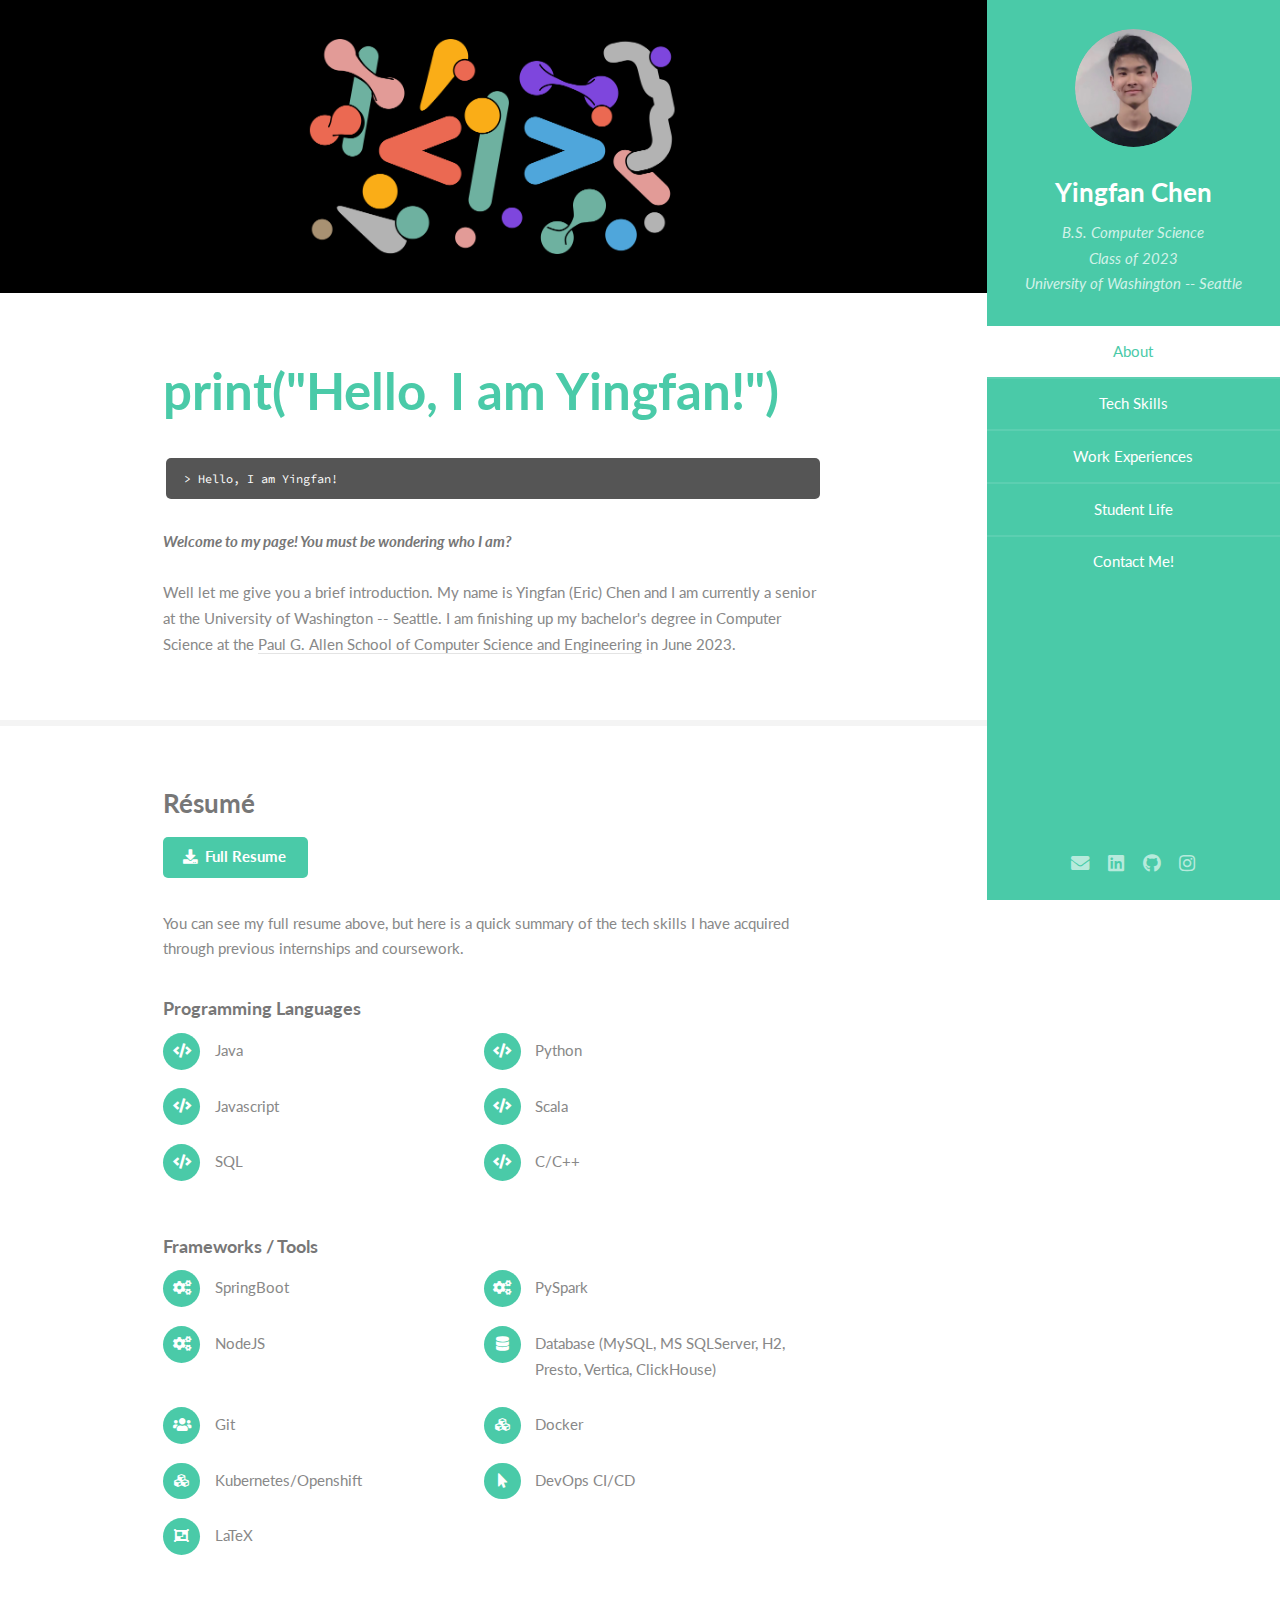
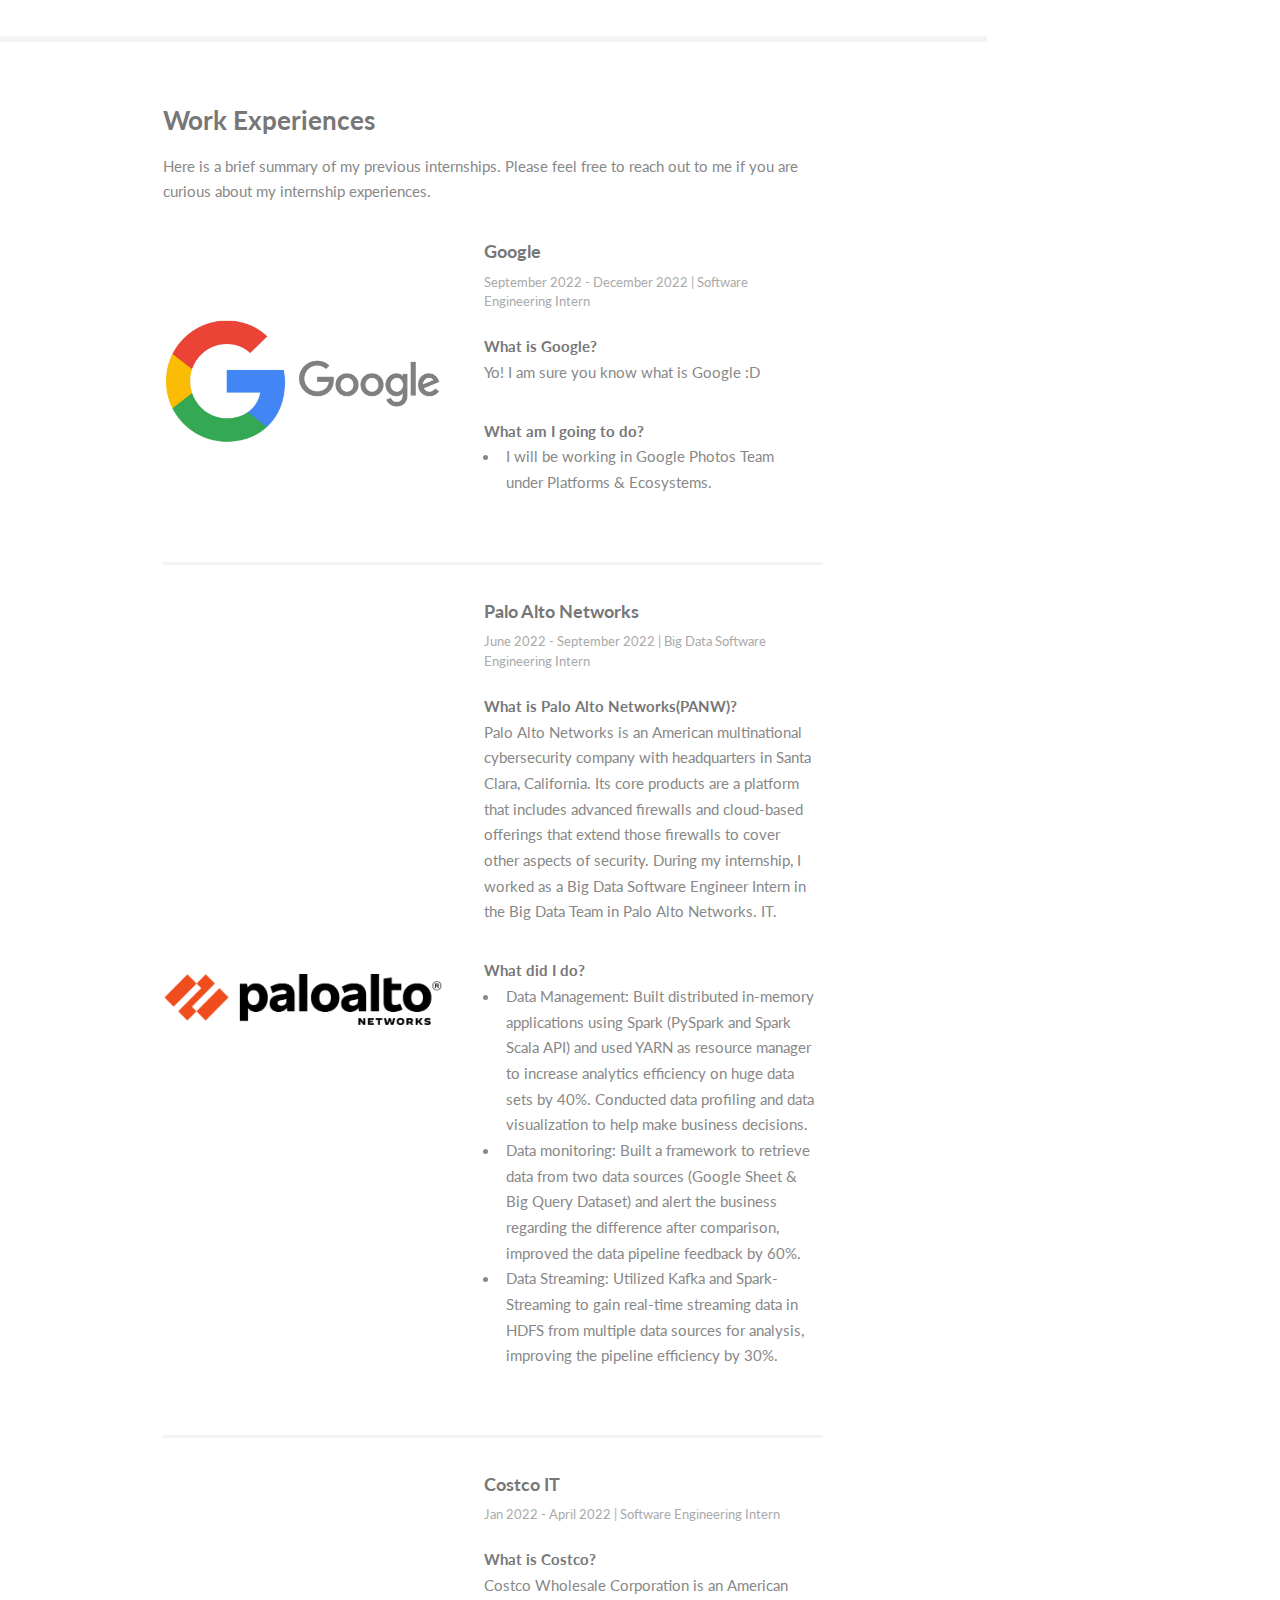
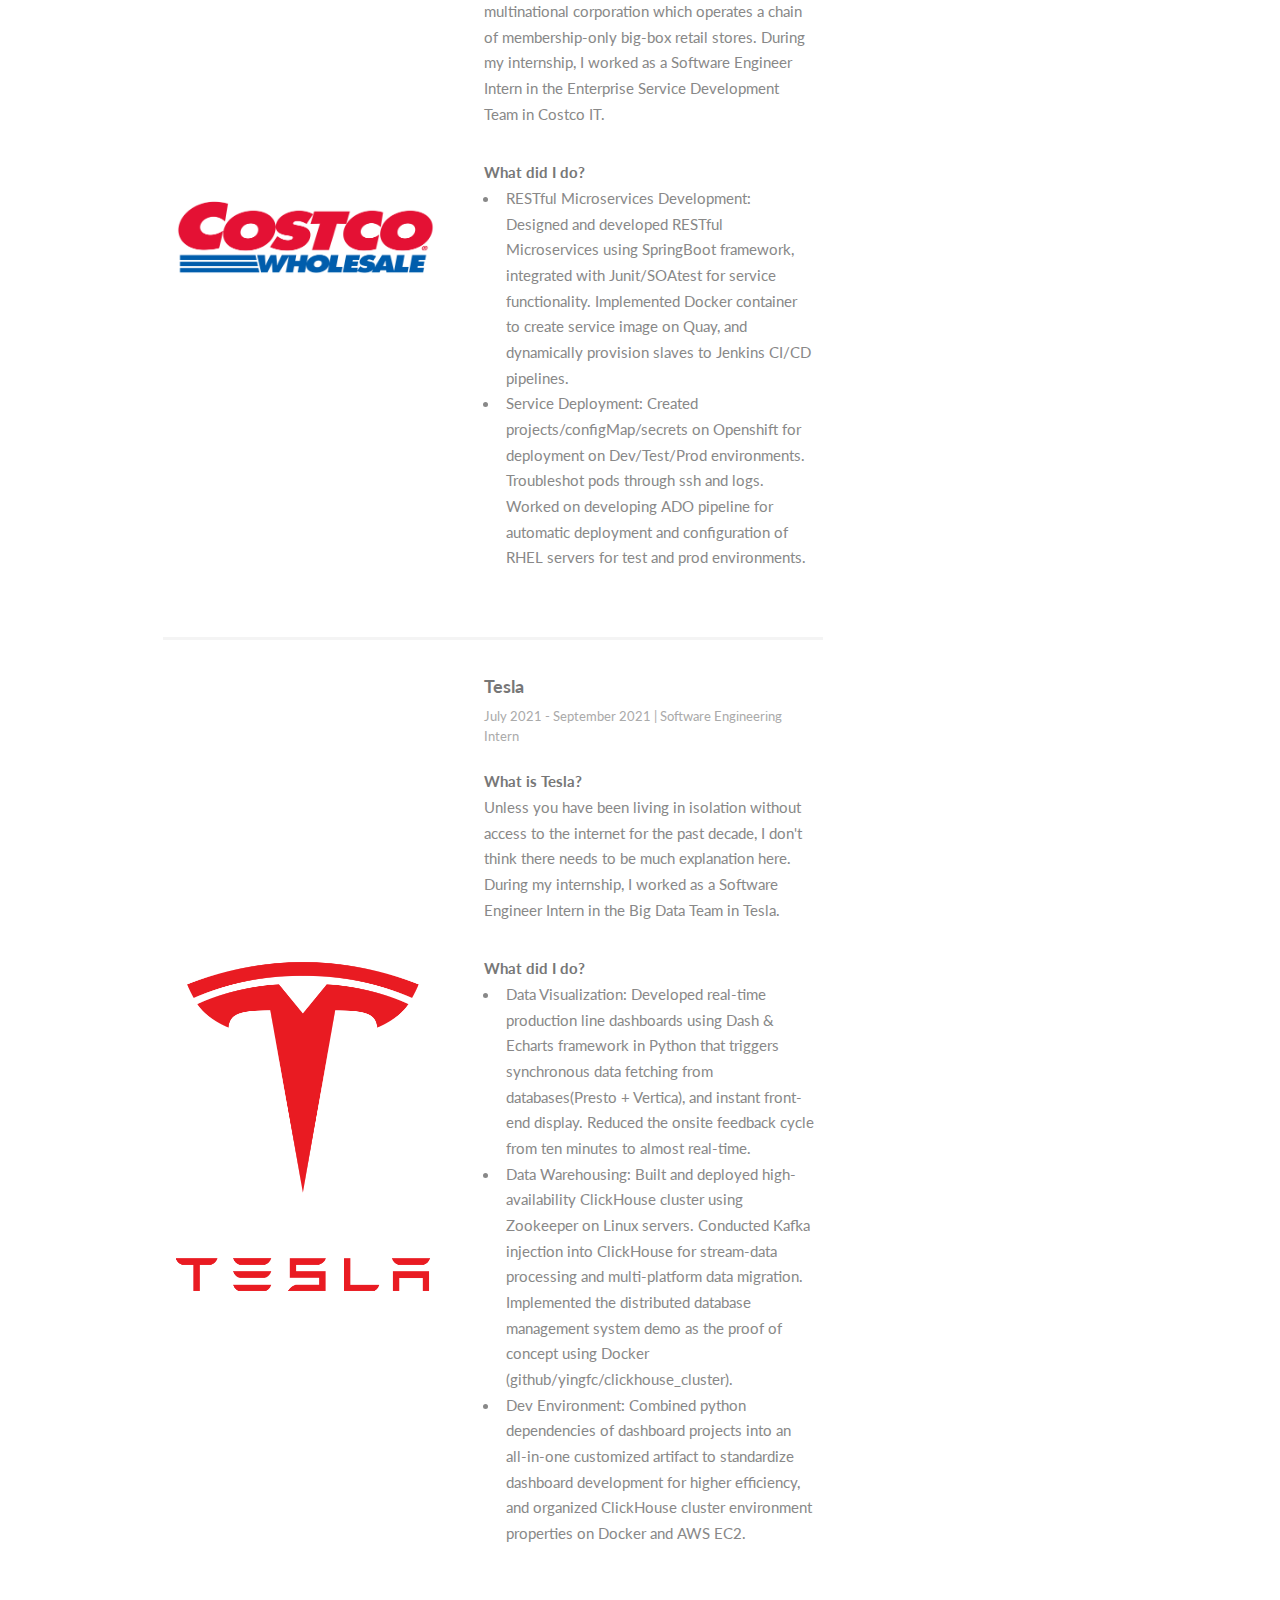
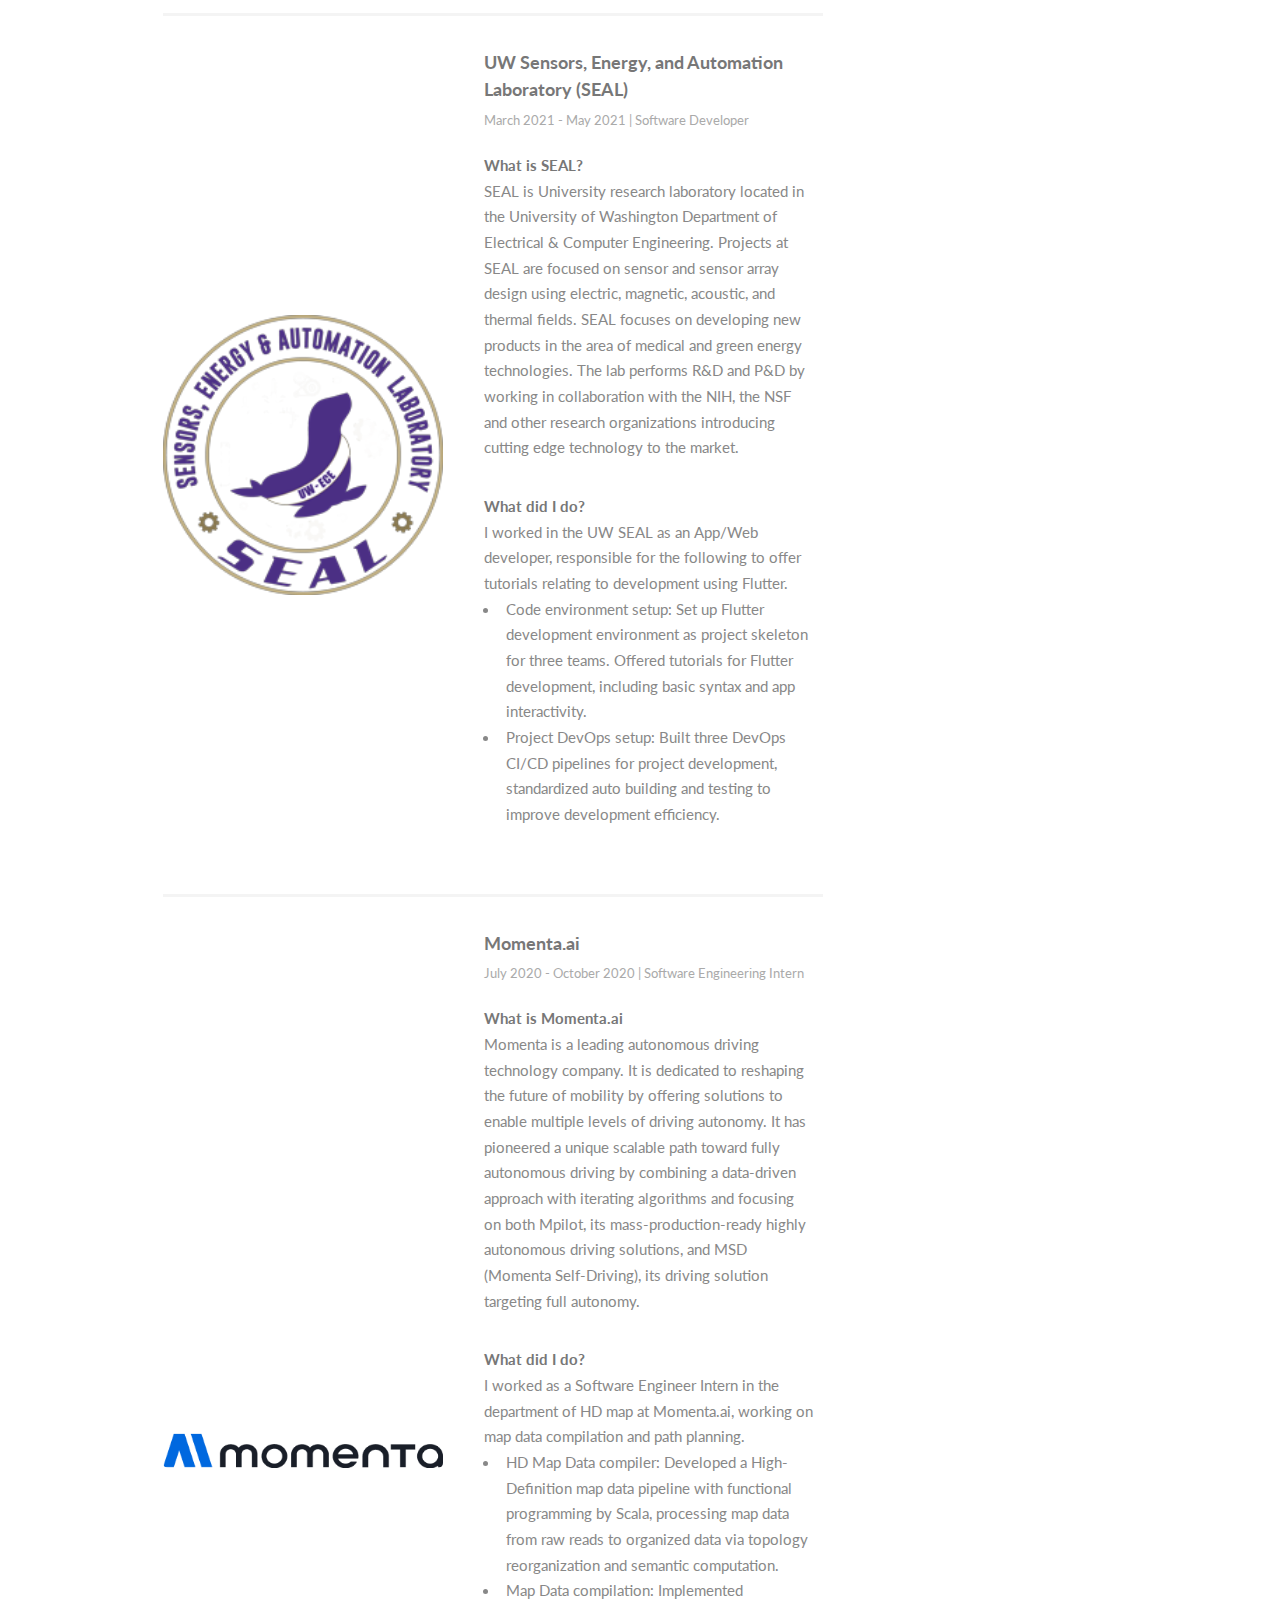
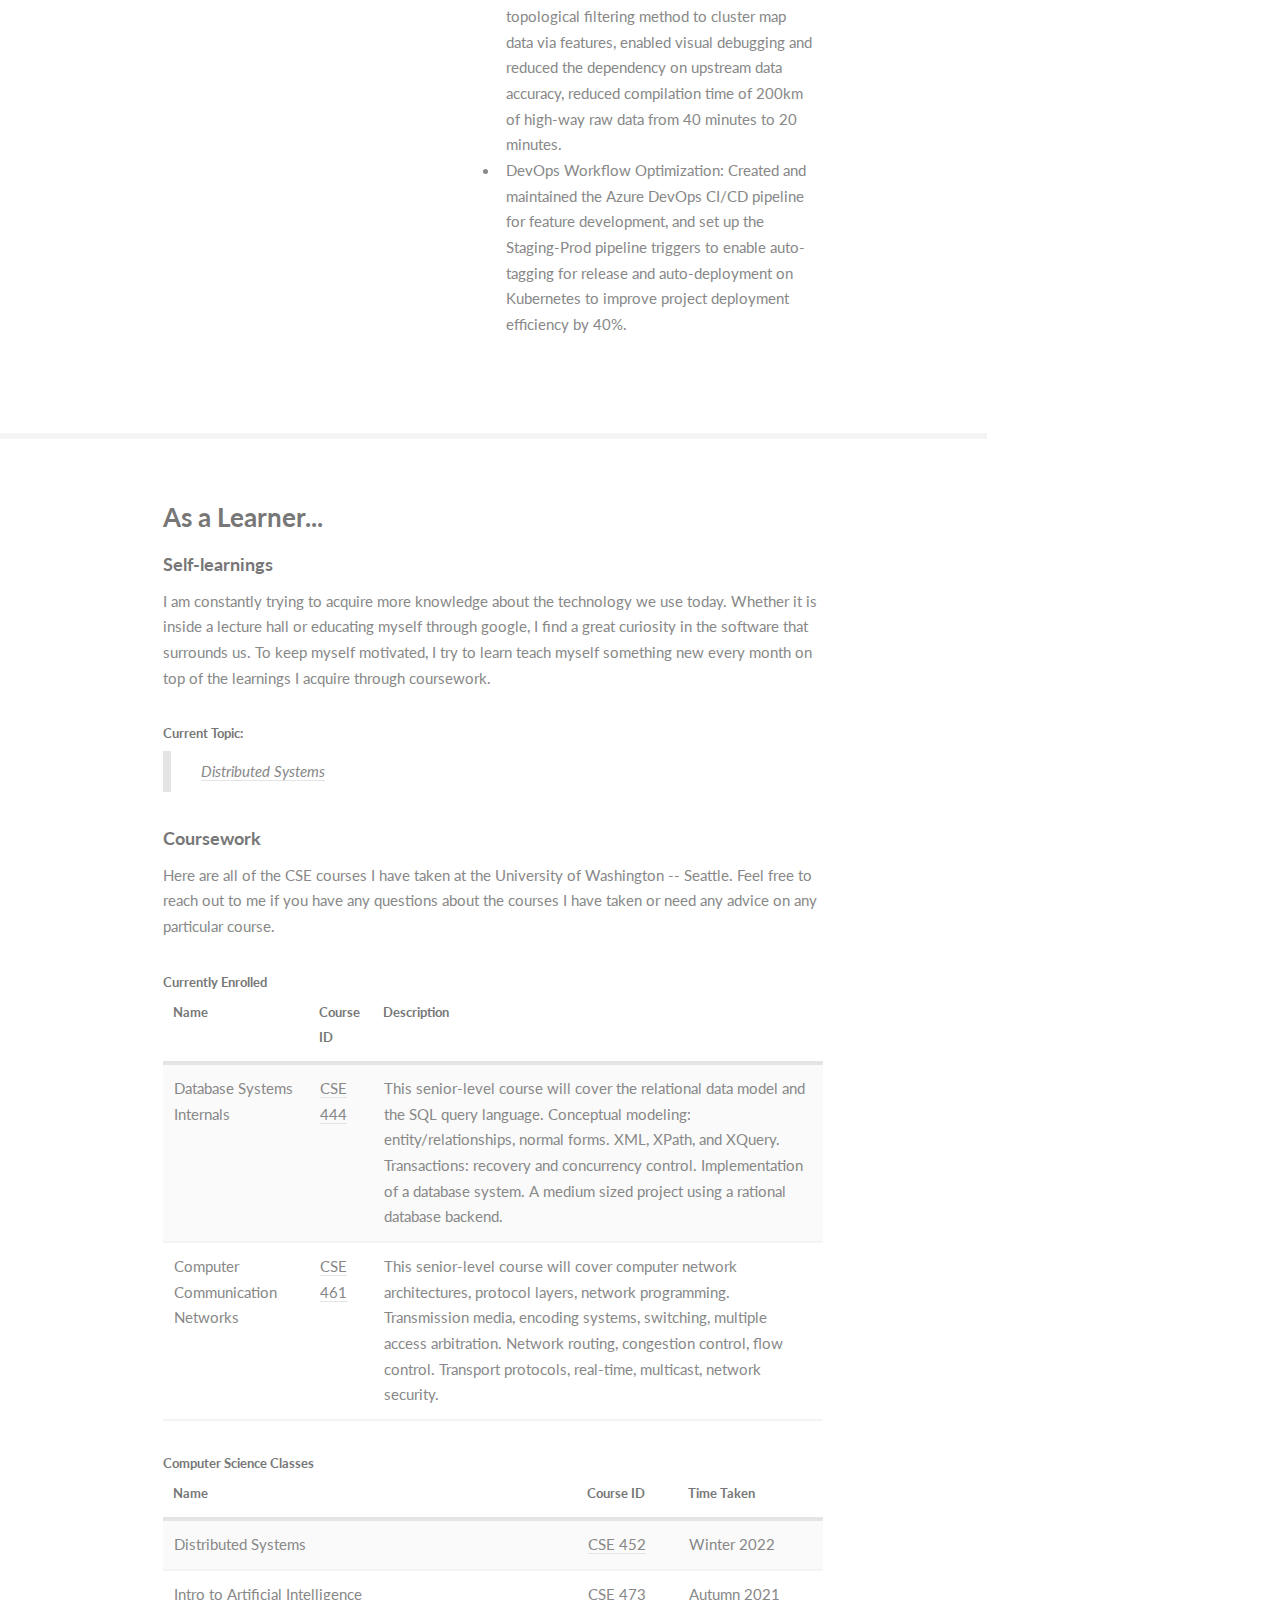
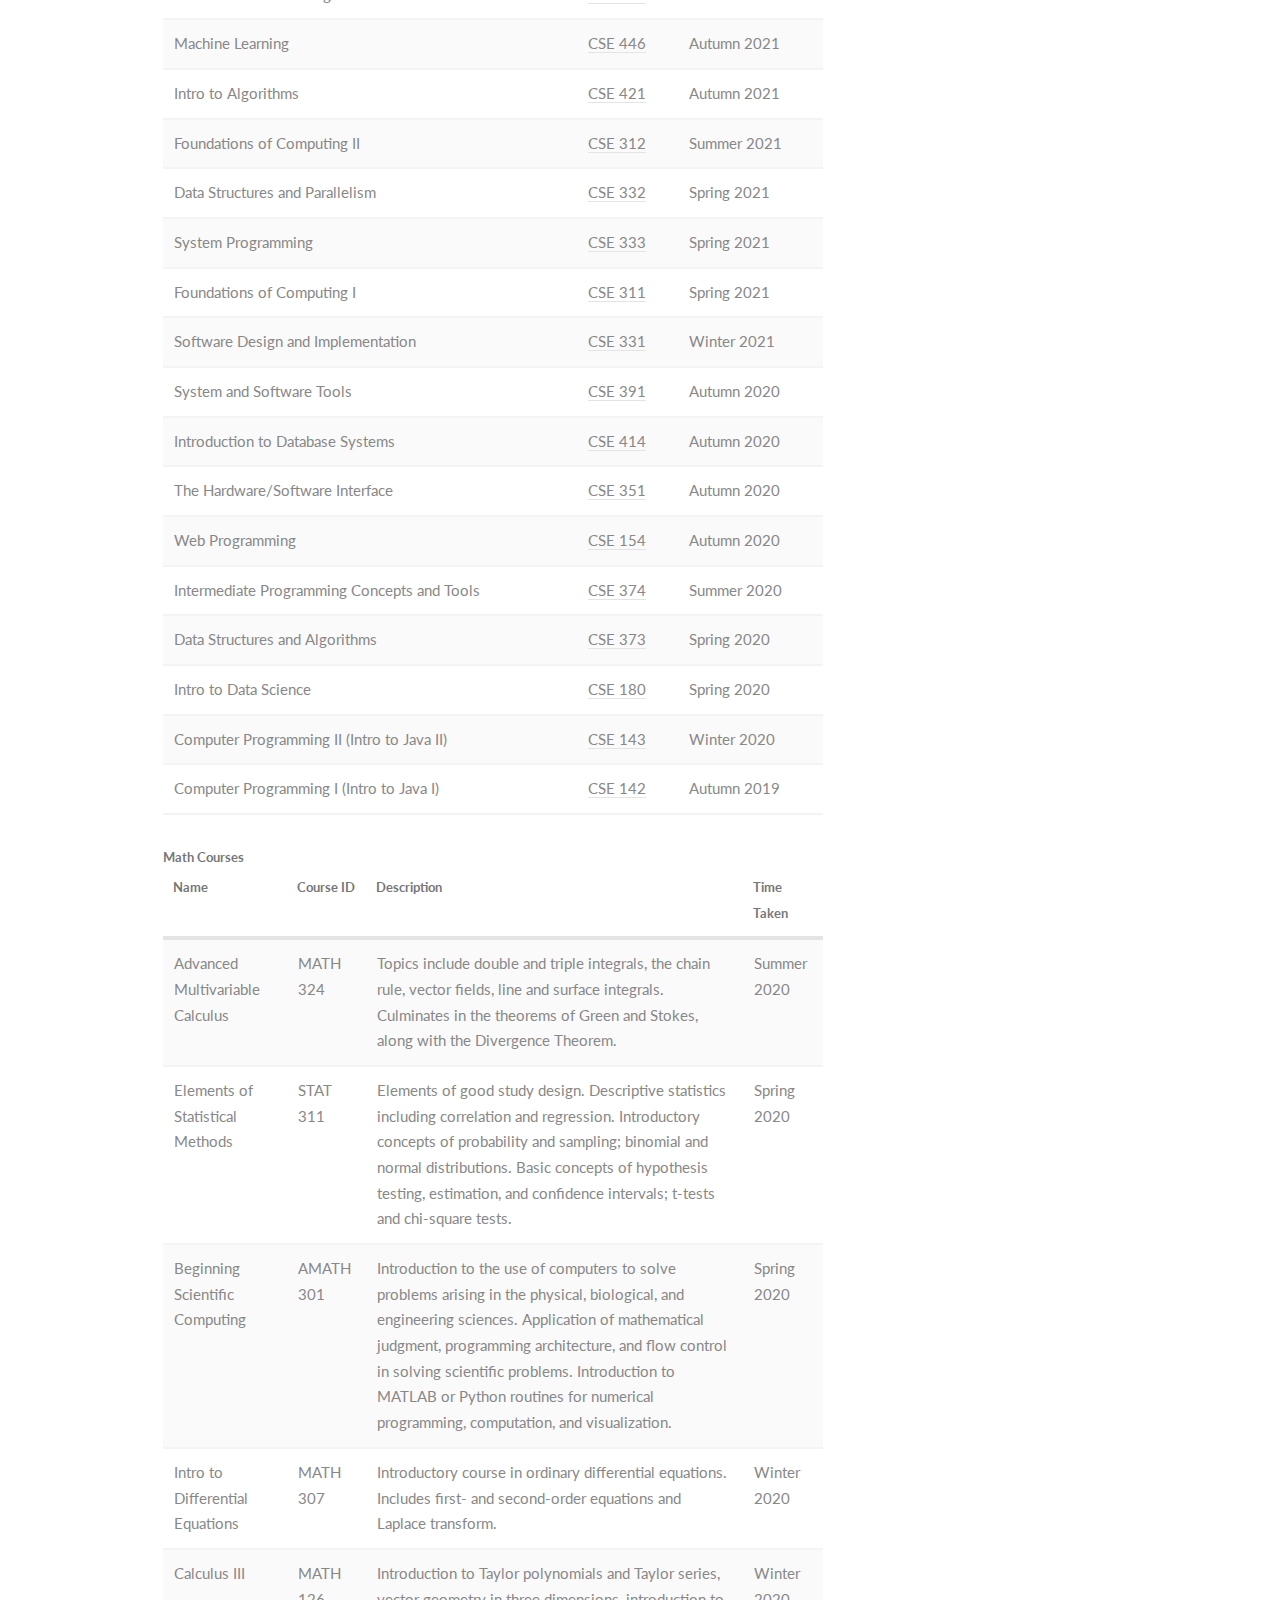
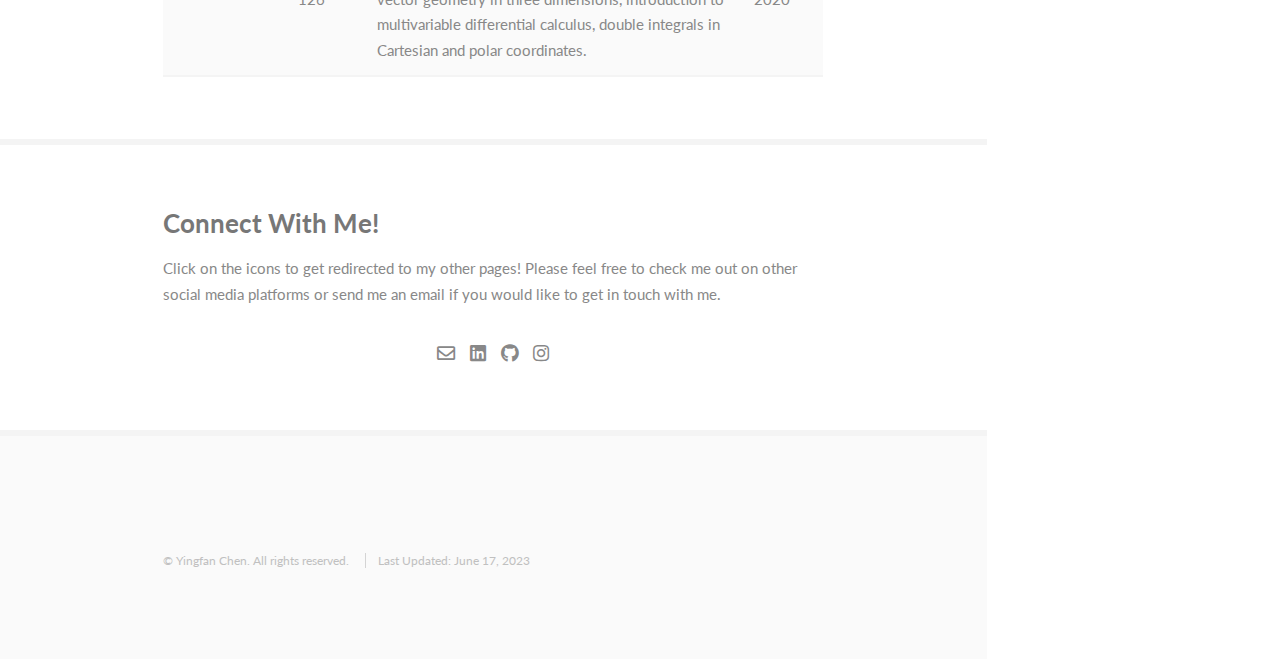
<file: index.html>
<!DOCTYPE html>
<html>
  <head>
    <!-- Global site tag (gtag.js) - Google Analytics -->
    <script async src="https://www.googletagmanager.com/gtag/js?id=UA-148143918-1"></script>
    <script>
      window.dataLayer = window.dataLayer || [];
      function gtag() {
        dataLayer.push(arguments);
      }
      gtag("js", new Date());

      gtag("config", "UA-148143918-1");
    </script>

    <title>Yingfan Chan</title>
    <meta charset="utf-8" />
    <meta name="viewport" content="width=device-width, initial-scale=1, user-scalable=no" />
    <link rel="stylesheet" href="assets/css/main.css" />
    <link rel="stylesheet" href="assets/css/added.css" />
  </head>

  <body class="is-preload">
    <!-- Header -->
    <section id="header">
      <header>
        <span class="image avatar"><img src="data/images/me.jpg" alt="" /></span>
        <h1 id="logo"><a href="#">Yingfan Chen</a></h1>
        <p>
          B.S. Computer Science <br />
          Class of 2023 <br />
          University of Washington -- Seattle
        </p>
      </header>
      <nav id="nav">
        <ul>
          <li><a href="#one" class="active">About</a></li>
          <li><a href="#two">Tech Skills</a></li>
          <li><a href="#three">Work Experiences</a></li>
          <li><a href="#four">Student Life</a></li>
          <li><a href="#six">Contact Me!</a></li>
        </ul>
      </nav>
      <footer>
        <ul class="icons">
          <!-- <li><a href="#" class="icon brands fa-twitter"><span class="label">Twitter</span></a></li>
						<li><a href="#" class="icon brands fa-facebook-f"><span class="label">Facebook</span></a></li>
						<li><a href="#" class="icon brands fa-instagram"><span class="label">Instagram</span></a></li>
						<li><a href="#" class="icon brands fa-github"><span class="label">Github</span></a></li> -->
          <li>
            <a href="mailto: eric.chen6482@gmail.com" class="icon solid fa-envelope"
              ><span class="label">Email</span></a
            >
          </li>
          <li>
            <a
              href="https://www.linkedin.com/in/yingfc/"
              target="_blank"
              class="icon brands fa-linkedin"
            ></a>
          </li>
          <li>
            <a href="https://github.com/yingfc" target="_blank" class="icon brands fa-github"></a>
          </li>
          <li>
            <a
              href="https://www.instagram.com/tricky_eric"
              target="_blank"
              class="icon brands fa-instagram"
            ></a>
          </li>
        </ul>
      </footer>
    </section>

    <!-- Wrapper -->
    <div id="wrapper">
      <!-- Main -->
      <div id="main">
        <!-- One -->
        <section id="one">
          <div class="image main" data-position="center">
            <img src="data/images/dev-black.png" alt="" />
          </div>
          <div class="container">
            <header class="major">
              <h2>print("Hello, I am Yingfan!")</h2>
              <div>
                <pre><code>&gt Hello, I am Yingfan!</code></pre>
              </div>
            </header>
            <p>
              <i><b>Welcome to my page! You must be wondering who I am?</b></i> <br />
              <br />
              Well let me give you a brief introduction. My name is Yingfan (Eric) Chen and I am
              currently a senior at the University of Washington -- Seattle. I am finishing up my
              bachelor's degree in Computer Science at the
              <a href="https://www.cs.washington.edu/" target="_blank"
                >Paul G. Allen School of Computer Science and Engineering</a
              >
              in June 2023.
            </p>
          </div>
        </section>

        <!-- Two -->
        <section id="two">
          <div class="container">
            <h3>Résumé</h3>
            <ul class="actions">
              <li>
                <a
                  href="data/files/YingfanChenResume.pdf"
                  target="_blank"
                  class="button primary icon solid fa-download"
                  >Full Resume</a
                >
              </li>
            </ul>
            <p>
              You can see my full resume above, but here is a quick summary of the tech skills I
              have acquired through previous internships and coursework.
            </p>
            <h4>Programming Languages</h4>
            <ul class="feature-icons">
              <li class="icon solid fa-code">Java</li>
              <li class="icon solid fa-code">Python</li>
              <li class="icon solid fa-code">Javascript</li>
              <li class="icon solid fa-code">Scala</li>
              <li class="icon solid fa-code">SQL</li>
              <li class="icon solid fa-code">C/C++</li>
            </ul>
            <h4>Frameworks / Tools</h4>
            <ul class="feature-icons">
              <li class="icon solid fa-cogs">SpringBoot</li>
              <li class="icon solid fa-cogs">PySpark</li>
              <li class="icon solid fa-cogs">NodeJS</li>
              <li class="icon solid fa-database">
                Database (MySQL, MS SQLServer, H2, Presto, Vertica, ClickHouse)
              </li>
              <li class="icon solid fa-users">Git</li>
              <li class="icon solid fa-cubes">Docker</li>
              <li class="icon solid fa-cubes">Kubernetes/Openshift</li>
              <li class="icon solid fa-mouse-pointer">DevOps CI/CD</li>
              <li class="icon solid fa-object-group">LaTeX</li>
            </ul>
          </div>
        </section>

        <!-- Three -->
        <section id="three">
          <div class="container">
            <h3>Work Experiences</h3>
            <p>
              Here is a brief summary of my previous internships. Please feel free to reach out to
              me if you are curious about my internship experiences.
            </p>
            <div class="features">
              <article>
                <a class="image" disabled><img src="data/images/google-logo.jpeg" alt="" /></a>
                <div class="inner">
                  <header>
                    <h4>Google</h4>
                    <p>September 2022 - December 2022 | Software Engineering Intern</p>
                  </header>
                  <p>
                    <b>What is Google?</b><br />
                    Yo! I am sure you know what is Google :D
                  </p>
                  <div>
                    <b>What am I going to do?</b><br />
                    <ul>
                      <li>I will be working in Google Photos Team under Platforms & Ecosystems.</li>
                    </ul>
                  </div>
                </div>
              </article>
              <article>
                <a class="image" disabled><img src="data/images/panw-logo.png" alt="" /></a>
                <div class="inner">
                  <header>
                    <h4>Palo Alto Networks</h4>
                    <p>June 2022 - September 2022 | Big Data Software Engineering Intern</p>
                  </header>
                  <p>
                    <b>What is Palo Alto Networks(PANW)?</b><br />
                    Palo Alto Networks is an American multinational cybersecurity company with
                    headquarters in Santa Clara, California. Its core products are a platform that
                    includes advanced firewalls and cloud-based offerings that extend those
                    firewalls to cover other aspects of security. During my internship, I worked as
                    a Big Data Software Engineer Intern in the Big Data Team in Palo Alto Networks.
                    IT.
                  </p>
                  <div>
                    <b>What did I do?</b><br />
                    <ul>
                      <li>
                        Data Management: Built distributed in-memory applications using Spark
                        (PySpark and Spark Scala API) and used YARN as resource manager to increase
                        analytics efficiency on huge data sets by 40%. Conducted data profiling and
                        data visualization to help make business decisions.
                      </li>
                      <li>
                        Data monitoring: Built a framework to retrieve data from two data sources
                        (Google Sheet & Big Query Dataset) and alert the business regarding the
                        difference after comparison, improved the data pipeline feedback by 60%.
                      </li>
                      <li>
                        Data Streaming: Utilized Kafka and Spark-Streaming to gain real-time
                        streaming data in HDFS from multiple data sources for analysis, improving
                        the pipeline efficiency by 30%.
                      </li>
                    </ul>
                  </div>
                </div>
              </article>
              <article>
                <a class="image" disabled><img src="data/images/costco-logo.png" alt="" /></a>
                <div class="inner">
                  <header>
                    <h4>Costco IT</h4>
                    <p>Jan 2022 - April 2022 | Software Engineering Intern</p>
                  </header>
                  <p>
                    <b>What is Costco?</b><br />
                    Costco Wholesale Corporation is an American multinational corporation which
                    operates a chain of membership-only big-box retail stores. During my internship,
                    I worked as a Software Engineer Intern in the Enterprise Service Development
                    Team in Costco IT.
                  </p>
                  <div>
                    <b>What did I do?</b><br />
                    <ul>
                      <li>
                        RESTful Microservices Development: Designed and developed RESTful
                        Microservices using SpringBoot framework, integrated with Junit/SOAtest for
                        service functionality. Implemented Docker container to create service image
                        on Quay, and dynamically provision slaves to Jenkins CI/CD pipelines.
                      </li>
                      <li>
                        Service Deployment: Created projects/configMap/secrets on Openshift for
                        deployment on Dev/Test/Prod environments. Troubleshot pods through ssh and
                        logs. Worked on developing ADO pipeline for automatic deployment and
                        configuration of RHEL servers for test and prod environments.
                      </li>
                    </ul>
                  </div>
                </div>
              </article>
              <article>
                <a class="image" disabled><img src="data/images/tesla-logo.png" alt="" /></a>
                <div class="inner">
                  <header>
                    <h4>Tesla</h4>
                    <p>July 2021 - September 2021 | Software Engineering Intern</p>
                  </header>
                  <p>
                    <b>What is Tesla?</b><br />
                    Unless you have been living in isolation without access to the internet for the
                    past decade, I don't think there needs to be much explanation here. During my
                    internship, I worked as a Software Engineer Intern in the Big Data Team in
                    Tesla.
                  </p>
                  <div>
                    <b>What did I do?</b><br />
                    <ul>
                      <li>
                        Data Visualization: Developed real-time production line dashboards using
                        Dash & Echarts framework in Python that triggers synchronous data fetching
                        from databases(Presto + Vertica), and instant front-end display. Reduced the
                        onsite feedback cycle from ten minutes to almost real-time.
                      </li>
                      <li>
                        Data Warehousing: Built and deployed high-availability ClickHouse cluster
                        using Zookeeper on Linux servers. Conducted Kafka injection into ClickHouse
                        for stream-data processing and multi-platform data migration. Implemented
                        the distributed database management system demo as the proof of concept
                        using Docker (github/yingfc/clickhouse_cluster).
                      </li>
                      <li>
                        Dev Environment: Combined python dependencies of dashboard projects into an
                        all-in-one customized artifact to standardize dashboard development for
                        higher efficiency, and organized ClickHouse cluster environment properties
                        on Docker and AWS EC2.
                      </li>
                    </ul>
                  </div>
                </div>
              </article>
              <article>
                <a class="image" disabled><img src="data/images/seal-logo.png" alt="" /></a>
                <div class="inner">
                  <header>
                    <h4>UW Sensors, Energy, and Automation Laboratory (SEAL)</h4>
                    <p>March 2021 - May 2021 | Software Developer</p>
                  </header>
                  <p>
                    <b>What is SEAL?</b><br />
                    SEAL is University research laboratory located in the University of Washington
                    Department of Electrical & Computer Engineering. Projects at SEAL are focused on
                    sensor and sensor array design using electric, magnetic, acoustic, and thermal
                    fields. SEAL focuses on developing new products in the area of medical and green
                    energy technologies. The lab performs R&D and P&D by working in collaboration
                    with the NIH, the NSF and other research organizations introducing cutting edge
                    technology to the market.
                  </p>
                  <div>
                    <b>What did I do?</b><br />
                    I worked in the UW SEAL as an App/Web developer, responsible for the following
                    to offer tutorials relating to development using Flutter.
                    <ul>
                      <li>
                        Code environment setup: Set up Flutter development environment as project
                        skeleton for three teams. Offered tutorials for Flutter development,
                        including basic syntax and app interactivity.
                      </li>
                      <li>
                        Project DevOps setup: Built three DevOps CI/CD pipelines for project
                        development, standardized auto building and testing to improve development
                        efficiency.
                      </li>
                    </ul>
                  </div>
                </div>
              </article>
              <article>
                <a class="image"><img src="data/images/momenta-logo.png" alt="" /></a>
                <div class="inner">
                  <header>
                    <h4>Momenta.ai</h4>
                    <p>July 2020 - October 2020 | Software Engineering Intern</p>
                  </header>
                  <p>
                    <b> What is Momenta.ai </b><br />
                    Momenta is a leading autonomous driving technology company. It is dedicated to
                    reshaping the future of mobility by offering solutions to enable multiple levels
                    of driving autonomy. It has pioneered a unique scalable path toward fully
                    autonomous driving by combining a data-driven approach with iterating algorithms
                    and focusing on both Mpilot, its mass-production-ready highly autonomous driving
                    solutions, and MSD (Momenta Self-Driving), its driving solution targeting full
                    autonomy.
                  </p>
                  <div>
                    <b> What did I do? </b><br />
                    I worked as a Software Engineer Intern in the department of HD map at
                    Momenta.ai, working on map data compilation and path planning.

                    <ul>
                      <li>
                        HD Map Data compiler: Developed a High-Definition map data pipeline with
                        functional programming by Scala, processing map data from raw reads to
                        organized data via topology reorganization and semantic computation.
                      </li>
                      <li>
                        Map Data compilation: Implemented topological filtering method to cluster
                        map data via features, enabled visual debugging and reduced the dependency
                        on upstream data accuracy, reduced compilation time of 200km of high-way raw
                        data from 40 minutes to 20 minutes.
                      </li>
                      <li>
                        DevOps Workflow Optimization: Created and maintained the Azure DevOps CI/CD
                        pipeline for feature development, and set up the Staging-Prod pipeline
                        triggers to enable auto-tagging for release and auto-deployment on
                        Kubernetes to improve project deployment efficiency by 40%.
                      </li>
                    </ul>
                  </div>
                </div>
              </article>
            </div>
          </div>
        </section>

        <!-- Four -->
        <section id="four">
          <div class="container">
            <h3>As a Learner...</h3>
            <section>
              <h4>Self-learnings</h4>
              <p>
                I am constantly trying to acquire more knowledge about the technology we use today.
                Whether it is inside a lecture hall or educating myself through google, I find a
                great curiosity in the software that surrounds us. To keep myself motivated, I try
                to learn teach myself something new every month on top of the learnings I acquire
                through coursework.
              </p>
              <h5>Current Topic:</h5>
              <blockquote>
                <a href="https://ellismichael.com/dslabs/" target="_blank">Distributed Systems</a>
              </blockquote>
            </section>
            <section>
              <h4>Coursework</h4>
              <p>
                Here are all of the CSE courses I have taken at the University of Washington --
                Seattle. Feel free to reach out to me if you have any questions about the courses I
                have taken or need any advice on any particular course.
              </p>

              <!-- Currently Enrolled -->
              <section>
                <h5>Currently Enrolled</h5>
                <div class="table-wrapper">
                  <table>
                    <thead>
                      <tr>
                        <th>Name</th>
                        <th>Course ID</th>
                        <th>Description</th>
                      </tr>
                    </thead>
                    <tbody>
                      <tr>
                        <td>Database Systems Internals</td>
                        <td>
                          <a href="http://courses.cs.washington.edu/courses/cse444/" target="_blank"
                            >CSE 444</a
                          >
                        </td>
                        <td>
                          This senior-level course will cover the relational data model and the SQL
                          query language. Conceptual modeling: entity/relationships, normal forms.
                          XML, XPath, and XQuery. Transactions: recovery and concurrency control.
                          Implementation of a database system. A medium sized project using a
                          rational database backend.
                        </td>
                      </tr>
                      <tr>
                        <td>Computer Communication Networks</td>
                        <td>
                          <a href="http://courses.cs.washington.edu/courses/cse461/" target="_blank"
                            >CSE 461</a
                          >
                        </td>
                        <td>
                          This senior-level course will cover computer network architectures,
                          protocol layers, network programming. Transmission media, encoding
                          systems, switching, multiple access arbitration. Network routing,
                          congestion control, flow control. Transport protocols, real-time,
                          multicast, network security.
                        </td>
                      </tr>
                    </tbody>
                  </table>
                </div>
              </section>

              <!-- CS courses -->
              <section>
                <h5>Computer Science Classes</h5>
                <div class="table-wrapper">
                  <table>
                    <thead>
                      <tr>
                        <th>Name</th>
                        <th>Course ID</th>
                        <th>Time Taken</th>
                      </tr>
                    </thead>
                    <tbody>
                      <tr>
                        <td>Distributed Systems</td>
                        <td>
                          <a href="http://courses.cs.washington.edu/courses/cse452/" target="_blank"
                            >CSE 452</a
                          >
                        </td>
                        <td>Winter 2022</td>
                      </tr>
                      <tr>
                        <td>Intro to Artificial Intelligence</td>
                        <td>
                          <a href="http://courses.cs.washington.edu/courses/cse473/" target="_blank"
                            >CSE 473</a
                          >
                        </td>
                        <td>Autumn 2021</td>
                      </tr>
                      <tr>
                        <td>Machine Learning</td>
                        <td>
                          <a href="http://courses.cs.washington.edu/courses/cse446/" target="_blank"
                            >CSE 446</a
                          >
                        </td>
                        <td>Autumn 2021</td>
                      </tr>
                      <tr>
                        <td>Intro to Algorithms</td>
                        <td>
                          <a href="http://courses.cs.washington.edu/courses/cse421/" target="_blank"
                            >CSE 421</a
                          >
                        </td>
                        <td>Autumn 2021</td>
                      </tr>
                      <tr>
                        <td>Foundations of Computing II</td>
                        <td>
                          <a href="http://courses.cs.washington.edu/courses/cse312/" target="_blank"
                            >CSE 312</a
                          >
                        </td>
                        <td>Summer 2021</td>
                      </tr>
                      <tr>
                        <td>Data Structures and Parallelism</td>
                        <td>
                          <a href="http://courses.cs.washington.edu/courses/cse332/" target="_blank"
                            >CSE 332</a
                          >
                        </td>
                        <td>Spring 2021</td>
                      </tr>
                      <tr>
                        <td>System Programming</td>
                        <td>
                          <a href="http://courses.cs.washington.edu/courses/cse333/" target="_blank"
                            >CSE 333</a
                          >
                        </td>
                        <td>Spring 2021</td>
                      </tr>
                      <tr>
                        <td>Foundations of Computing I</td>
                        <td>
                          <a href="http://courses.cs.washington.edu/courses/cse311/" target="_blank"
                            >CSE 311</a
                          >
                        </td>
                        <td>Spring 2021</td>
                      </tr>
                      <tr>
                        <td>Software Design and Implementation</td>
                        <td>
                          <a href="http://courses.cs.washington.edu/courses/cse331/" target="_blank"
                            >CSE 331</a
                          >
                        </td>
                        <td>Winter 2021</td>
                      </tr>
                      <tr>
                        <td>System and Software Tools</td>
                        <td>
                          <a href="http://courses.cs.washington.edu/courses/cse391/" target="_blank"
                            >CSE 391</a
                          >
                        </td>
                        <td>Autumn 2020</td>
                      </tr>
                      <tr>
                        <td>Introduction to Database Systems</td>
                        <td>
                          <a href="http://courses.cs.washington.edu/courses/cse414/" target="_blank"
                            >CSE 414</a
                          >
                        </td>
                        <td>Autumn 2020</td>
                      </tr>
                      <tr>
                        <td>The Hardware/Software Interface</td>
                        <td>
                          <a href="http://courses.cs.washington.edu/courses/cse351/" target="_blank"
                            >CSE 351</a
                          >
                        </td>
                        <td>Autumn 2020</td>
                      </tr>
                      <tr>
                        <td>Web Programming</td>
                        <td>
                          <a href="http://courses.cs.washington.edu/courses/cse154/" target="_blank"
                            >CSE 154</a
                          >
                        </td>
                        <td>Autumn 2020</td>
                      </tr>
                      <tr>
                        <td>Intermediate Programming Concepts and Tools</td>
                        <td>
                          <a href="http://courses.cs.washington.edu/courses/cse374/" target="_blank"
                            >CSE 374</a
                          >
                        </td>
                        <td>Summer 2020</td>
                      </tr>
                      <tr>
                        <td>Data Structures and Algorithms</td>
                        <td>
                          <a href="http://courses.cs.washington.edu/courses/cse373/" target="_blank"
                            >CSE 373</a
                          >
                        </td>
                        <td>Spring 2020</td>
                      </tr>
                      <tr>
                        <td>Intro to Data Science</td>
                        <td>
                          <a href="http://courses.cs.washington.edu/courses/cse180/" target="_blank"
                            >CSE 180</a
                          >
                        </td>
                        <td>Spring 2020</td>
                      </tr>
                      <tr>
                        <td>Computer Programming II (Intro to Java II)</td>
                        <td>
                          <a href="http://courses.cs.washington.edu/courses/cse143/" target="_blank"
                            >CSE 143</a
                          >
                        </td>
                        <td>Winter 2020</td>
                      </tr>
                      <tr>
                        <td>Computer Programming I (Intro to Java I)</td>
                        <td>
                          <a href="http://courses.cs.washington.edu/courses/cse142/" target="_blank"
                            >CSE 142</a
                          >
                        </td>
                        <td>Autumn 2019</td>
                      </tr>
                    </tbody>
                  </table>
                </div>
              </section>

              <!-- Math Courses -->
              <section>
                <h5>Math Courses</h5>
                <div class="table-wrapper">
                  <table>
                    <thead>
                      <tr>
                        <th>Name</th>
                        <th>Course ID</th>
                        <th>Description</th>
                        <th>Time Taken</th>
                      </tr>
                    </thead>
                    <tbody>
                      <tr>
                        <td>Advanced Multivariable Calculus</td>
                        <td>MATH 324</td>
                        <td>
                          Topics include double and triple integrals, the chain rule, vector fields,
                          line and surface integrals. Culminates in the theorems of Green and
                          Stokes, along with the Divergence Theorem.
                        </td>
                        <td>Summer 2020</td>
                      </tr>
                      <tr>
                        <td>Elements of Statistical Methods</td>
                        <td>STAT 311</td>
                        <td>
                          Elements of good study design. Descriptive statistics including
                          correlation and regression. Introductory concepts of probability and
                          sampling; binomial and normal distributions. Basic concepts of hypothesis
                          testing, estimation, and confidence intervals; t-tests and chi-square
                          tests.
                        </td>
                        <td>Spring 2020</td>
                      </tr>
                      <tr>
                        <td>Beginning Scientific Computing</td>
                        <td>AMATH 301</td>
                        <td>
                          Introduction to the use of computers to solve problems arising in the
                          physical, biological, and engineering sciences. Application of
                          mathematical judgment, programming architecture, and flow control in
                          solving scientific problems. Introduction to MATLAB or Python routines for
                          numerical programming, computation, and visualization.
                        </td>
                        <td>Spring 2020</td>
                      </tr>
                      <tr>
                        <td>Intro to Differential Equations</td>
                        <td>MATH 307</td>
                        <td>
                          Introductory course in ordinary differential equations. Includes first-
                          and second-order equations and Laplace transform.
                        </td>
                        <td>Winter 2020</td>
                      </tr>
                      <tr>
                        <td>Calculus III</td>
                        <td>MATH 126</td>
                        <td>
                          Introduction to Taylor polynomials and Taylor series, vector geometry in
                          three dimensions, introduction to multivariable differential calculus,
                          double integrals in Cartesian and polar coordinates.
                        </td>
                        <td>Winter 2020</td>
                      </tr>
                    </tbody>
                  </table>
                </div>
              </section>
            </section>
          </div>
        </section>

        <!-- Five -->
        <section id="five">
          <div class="container">
            <h3>Connect With Me!</h3>
            <p>
              Click on the icons to get redirected to my other pages! Please feel free to check me
              out on other social media platforms or send me an email if you would like to get in
              touch with me.
            </p>
            <ul class="icons" id="connect-with-me">
              <li>
                <a
                  href="mailto: eric.chen6482@gmail.com"
                  target="_blank"
                  class="icon fa-envelope"
                ></a>
              </li>
              <li>
                <a
                  href="https://www.linkedin.com/in/yingfc/"
                  target="_blank"
                  class="icon brands fa-linkedin"
                ></a>
              </li>
              <li>
                <a
                  href="https://github.com/yingfc"
                  target="_blank"
                  class="icon brands fa-github"
                ></a>
              </li>
              <li>
                <a
                  href="https://www.instagram.com/tricky_eric"
                  target="_blank"
                  class="icon brands fa-instagram"
                ></a>
              </li>
            </ul>

            <!-- <h5>Send me an Email!</h5>
            <form method="post" action="scripts/form-to-email.php">
              <div class="row gtr-uniform">
                <div class="col-6 col-12-xsmall">
                  <input type="text" name="name" id="name" placeholder="Name" />
                </div>
                <div class="col-6 col-12-xsmall">
                  <input type="email" name="email" id="email" placeholder="Email" />
                </div>
                <div class="col-12">
                  <input type="text" name="subject" id="subject" placeholder="Subject" />
                </div>
                <div class="col-12">
                  <textarea name="message" id="message" placeholder="Message" rows="6"></textarea>
                </div>
                <div class="col-12">
                  <ul class="actions">
                    <li>
                      <input
                        id="email-submit"
                        type="submit"
                        class="primary"
                        value="Submit"
                        name="Submit"
                        disabled
                      />
                    </li>
                    <li><input type="reset" value="Reset Form" /></li>
                  </ul>
                </div>
              </div>
            </form> -->
          </div>
        </section>

        <!-- Footer -->
        <section id="footer">
          <div class="container">
            <ul class="copyright">
              <li>&copy; Yingfan Chen. All rights reserved.</li>
              <li>Last Updated: June 17, 2023</li>
            </ul>
          </div>
        </section>
      </div>

      <!-- Scripts -->
      <script src="assets/js/jquery.min.js"></script>
      <script src="assets/js/jquery.scrollex.min.js"></script>
      <script src="assets/js/jquery.scrolly.min.js"></script>
      <script src="assets/js/browser.min.js"></script>
      <script src="assets/js/breakpoints.min.js"></script>
      <script src="assets/js/util.js"></script>
      <script src="assets/js/main.js"></script>
      <script src="assets/js/contact-form.js"></script>
    </div>
  </body>
</html>
</file>
<file: assets/css/added.css>
#connect-with-me {
  display: flex;
  justify-content: center;
  align-items: center;
}
</file>
<file: assets/css/main.css>
@import url("fontawesome-all.min.css");
@import url("https://fonts.googleapis.com/css?family=Lato:400,400italic,700,700italic|Source+Code+Pro:400");

/*
	Read Only by HTML5 UP
	html5up.net | @ajlkn
	Free for personal and commercial use under the CCA 3.0 license (html5up.net/license)
*/

html, body, div, span, applet, object,
iframe, h1, h2, h3, h4, h5, h6, p, blockquote,
pre, a, abbr, acronym, address, big, cite,
code, del, dfn, em, img, ins, kbd, q, s, samp,
small, strike, strong, sub, sup, tt, var, b,
u, i, center, dl, dt, dd, ol, ul, li, fieldset,
form, label, legend, table, caption, tbody,
tfoot, thead, tr, th, td, article, aside,
canvas, details, embed, figure, figcaption,
footer, header, hgroup, menu, nav, output, ruby,
section, summary, time, mark, audio, video {
	margin: 0;
	padding: 0;
	border: 0;
	font-size: 100%;
	font: inherit;
	vertical-align: baseline;}

article, aside, details, figcaption, figure,
footer, header, hgroup, menu, nav, section {
	display: block;}

body {
	line-height: 1;
}

ol, ul {
	list-style: none;
}

blockquote, q {
	quotes: none;
}

	blockquote:before, blockquote:after, q:before, q:after {
		content: '';
		content: none;
	}

table {
	border-collapse: collapse;
	border-spacing: 0;
}

body {
	-webkit-text-size-adjust: none;
}

mark {
	background-color: transparent;
	color: inherit;
}

input::-moz-focus-inner {
	border: 0;
	padding: 0;
}

input, select, textarea {
	-moz-appearance: none;
	-webkit-appearance: none;
	-ms-appearance: none;
	appearance: none;
}

/* Basic */

	html {
		box-sizing: border-box;
	}

	*, *:before, *:after {
		box-sizing: inherit;
	}

	body {
		background: #fff;
	}

		body.is-preload *, body.is-preload *:before, body.is-preload *:after {
			-moz-animation: none !important;
			-webkit-animation: none !important;
			-ms-animation: none !important;
			animation: none !important;
			-moz-transition: none !important;
			-webkit-transition: none !important;
			-ms-transition: none !important;
			transition: none !important;
		}

	body, input, select, textarea {
		color: #888;
		font-family: "Lato", sans-serif;
		font-size: 16pt;
		font-weight: 400;
		line-height: 1.75em;
	}

	a {
		-moz-transition: color 0.2s ease-in-out, border-color 0.2s ease-in-out;
		-webkit-transition: color 0.2s ease-in-out, border-color 0.2s ease-in-out;
		-ms-transition: color 0.2s ease-in-out, border-color 0.2s ease-in-out;
		transition: color 0.2s ease-in-out, border-color 0.2s ease-in-out;
		border-bottom: solid 1px #e4e4e4;
		color: inherit;
		text-decoration: none;
	}

		a:hover {
			border-bottom-color: transparent;
			color: #4acaa8 !important;
		}

	strong, b {
		color: #777;
		font-weight: 700;
	}

	em, i {
		font-style: italic;
	}

	p {
		margin: 0 0 2.25em 0;
	}

	h1, h2, h3, h4, h5, h6 {
		color: #777;
		font-weight: 700;
		line-height: 1em;
		margin: 0 0 0.5625em 0;
	}

		h1 a, h2 a, h3 a, h4 a, h5 a, h6 a {
			border: 0;
			color: inherit;
			text-decoration: none;
		}

	h2 {
		font-size: 2em;
		line-height: 1.5em;
	}

	h3 {
		font-size: 1.75em;
		line-height: 1.5em;
	}

	h4 {
		font-size: 1.25em;
		line-height: 1.5em;
	}

	h5 {
		font-size: 0.9em;
		line-height: 1.5em;
	}

	h6 {
		font-size: 0.7em;
		line-height: 1.5em;
	}

	sub {
		font-size: 0.8em;
		position: relative;
		top: 0.5em;
	}

	sup {
		font-size: 0.8em;
		position: relative;
		top: -0.5em;
	}

	hr {
		border: 0;
		border-bottom: solid 2px #f4f4f4;
		margin: 2.25em 0;
	}

		hr.major {
			margin: 3.375em 0;
		}

	blockquote {
		border-left: solid 8px #e4e4e4;
		font-style: italic;
		margin: 0 0 2.25em 0;
		padding: 0.5em 0 0.5em 2em;
	}

	code {
		background: #555;
		border-radius: 5px;
		color: #fff;
		font-family: "Source Code Pro", monospace;
		font-size: 0.9em;
		margin: 0 0.25em;
		padding: 0.25em 0.65em;
	}

	pre {
		font-family: "Source Code Pro", monospace;
		font-size: 0.9em;
		margin: 0 0 2.25em 0;
	}

		pre code {
			-webkit-overflow-scrolling: touch;
			display: block;
			line-height: 1.5em;
			overflow-x: auto;
			padding: 1em 1.5em;
		}

	.align-left {
		text-align: left;
	}

	.align-center {
		text-align: center;
	}

	.align-right {
		text-align: right;
	}

/* Row */

	.row {
		display: flex;
		flex-wrap: wrap;
		box-sizing: border-box;
		align-items: stretch;
	}

		.row > * {
			box-sizing: border-box;
		}

		.row.gtr-uniform > * > :last-child {
			margin-bottom: 0;
		}

		.row.aln-left {
			justify-content: flex-start;
		}

		.row.aln-center {
			justify-content: center;
		}

		.row.aln-right {
			justify-content: flex-end;
		}

		.row.aln-top {
			align-items: flex-start;
		}

		.row.aln-middle {
			align-items: center;
		}

		.row.aln-bottom {
			align-items: flex-end;
		}

		.row > .imp {
			order: -1;
		}

		.row > .col-1 {
			width: 8.33333%;
		}

		.row > .off-1 {
			margin-left: 8.33333%;
		}

		.row > .col-2 {
			width: 16.66667%;
		}

		.row > .off-2 {
			margin-left: 16.66667%;
		}

		.row > .col-3 {
			width: 25%;
		}

		.row > .off-3 {
			margin-left: 25%;
		}

		.row > .col-4 {
			width: 33.33333%;
		}

		.row > .off-4 {
			margin-left: 33.33333%;
		}

		.row > .col-5 {
			width: 41.66667%;
		}

		.row > .off-5 {
			margin-left: 41.66667%;
		}

		.row > .col-6 {
			width: 50%;
		}

		.row > .off-6 {
			margin-left: 50%;
		}

		.row > .col-7 {
			width: 58.33333%;
		}

		.row > .off-7 {
			margin-left: 58.33333%;
		}

		.row > .col-8 {
			width: 66.66667%;
		}

		.row > .off-8 {
			margin-left: 66.66667%;
		}

		.row > .col-9 {
			width: 75%;
		}

		.row > .off-9 {
			margin-left: 75%;
		}

		.row > .col-10 {
			width: 83.33333%;
		}

		.row > .off-10 {
			margin-left: 83.33333%;
		}

		.row > .col-11 {
			width: 91.66667%;
		}

		.row > .off-11 {
			margin-left: 91.66667%;
		}

		.row > .col-12 {
			width: 100%;
		}

		.row > .off-12 {
			margin-left: 100%;
		}

		.row.gtr-0 {
			margin-top: 0;
			margin-left: 0em;
		}

			.row.gtr-0 > * {
				padding: 0 0 0 0em;
			}

			.row.gtr-0.gtr-uniform {
				margin-top: 0em;
			}

				.row.gtr-0.gtr-uniform > * {
					padding-top: 0em;
				}

		.row.gtr-25 {
			margin-top: 0;
			margin-left: -0.5em;
		}

			.row.gtr-25 > * {
				padding: 0 0 0 0.5em;
			}

			.row.gtr-25.gtr-uniform {
				margin-top: -0.5em;
			}

				.row.gtr-25.gtr-uniform > * {
					padding-top: 0.5em;
				}

		.row.gtr-50 {
			margin-top: 0;
			margin-left: -1em;
		}

			.row.gtr-50 > * {
				padding: 0 0 0 1em;
			}

			.row.gtr-50.gtr-uniform {
				margin-top: -1em;
			}

				.row.gtr-50.gtr-uniform > * {
					padding-top: 1em;
				}

		.row {
			margin-top: 0;
			margin-left: -2em;
		}

			.row > * {
				padding: 0 0 0 2em;
			}

			.row.gtr-uniform {
				margin-top: -2em;
			}

				.row.gtr-uniform > * {
					padding-top: 2em;
				}

		.row.gtr-150 {
			margin-top: 0;
			margin-left: -3em;
		}

			.row.gtr-150 > * {
				padding: 0 0 0 3em;
			}

			.row.gtr-150.gtr-uniform {
				margin-top: -3em;
			}

				.row.gtr-150.gtr-uniform > * {
					padding-top: 3em;
				}

		.row.gtr-200 {
			margin-top: 0;
			margin-left: -4em;
		}

			.row.gtr-200 > * {
				padding: 0 0 0 4em;
			}

			.row.gtr-200.gtr-uniform {
				margin-top: -4em;
			}

				.row.gtr-200.gtr-uniform > * {
					padding-top: 4em;
				}

		@media screen and (max-width: 1680px) {

			.row {
				display: flex;
				flex-wrap: wrap;
				box-sizing: border-box;
				align-items: stretch;
			}

				.row > * {
					box-sizing: border-box;
				}

				.row.gtr-uniform > * > :last-child {
					margin-bottom: 0;
				}

				.row.aln-left {
					justify-content: flex-start;
				}

				.row.aln-center {
					justify-content: center;
				}

				.row.aln-right {
					justify-content: flex-end;
				}

				.row.aln-top {
					align-items: flex-start;
				}

				.row.aln-middle {
					align-items: center;
				}

				.row.aln-bottom {
					align-items: flex-end;
				}

				.row > .imp-xlarge {
					order: -1;
				}

				.row > .col-1-xlarge {
					width: 8.33333%;
				}

				.row > .off-1-xlarge {
					margin-left: 8.33333%;
				}

				.row > .col-2-xlarge {
					width: 16.66667%;
				}

				.row > .off-2-xlarge {
					margin-left: 16.66667%;
				}

				.row > .col-3-xlarge {
					width: 25%;
				}

				.row > .off-3-xlarge {
					margin-left: 25%;
				}

				.row > .col-4-xlarge {
					width: 33.33333%;
				}

				.row > .off-4-xlarge {
					margin-left: 33.33333%;
				}

				.row > .col-5-xlarge {
					width: 41.66667%;
				}

				.row > .off-5-xlarge {
					margin-left: 41.66667%;
				}

				.row > .col-6-xlarge {
					width: 50%;
				}

				.row > .off-6-xlarge {
					margin-left: 50%;
				}

				.row > .col-7-xlarge {
					width: 58.33333%;
				}

				.row > .off-7-xlarge {
					margin-left: 58.33333%;
				}

				.row > .col-8-xlarge {
					width: 66.66667%;
				}

				.row > .off-8-xlarge {
					margin-left: 66.66667%;
				}

				.row > .col-9-xlarge {
					width: 75%;
				}

				.row > .off-9-xlarge {
					margin-left: 75%;
				}

				.row > .col-10-xlarge {
					width: 83.33333%;
				}

				.row > .off-10-xlarge {
					margin-left: 83.33333%;
				}

				.row > .col-11-xlarge {
					width: 91.66667%;
				}

				.row > .off-11-xlarge {
					margin-left: 91.66667%;
				}

				.row > .col-12-xlarge {
					width: 100%;
				}

				.row > .off-12-xlarge {
					margin-left: 100%;
				}

				.row.gtr-0 {
					margin-top: 0;
					margin-left: 0em;
				}

					.row.gtr-0 > * {
						padding: 0 0 0 0em;
					}

					.row.gtr-0.gtr-uniform {
						margin-top: 0em;
					}

						.row.gtr-0.gtr-uniform > * {
							padding-top: 0em;
						}

				.row.gtr-25 {
					margin-top: 0;
					margin-left: -0.5em;
				}

					.row.gtr-25 > * {
						padding: 0 0 0 0.5em;
					}

					.row.gtr-25.gtr-uniform {
						margin-top: -0.5em;
					}

						.row.gtr-25.gtr-uniform > * {
							padding-top: 0.5em;
						}

				.row.gtr-50 {
					margin-top: 0;
					margin-left: -1em;
				}

					.row.gtr-50 > * {
						padding: 0 0 0 1em;
					}

					.row.gtr-50.gtr-uniform {
						margin-top: -1em;
					}

						.row.gtr-50.gtr-uniform > * {
							padding-top: 1em;
						}

				.row {
					margin-top: 0;
					margin-left: -2em;
				}

					.row > * {
						padding: 0 0 0 2em;
					}

					.row.gtr-uniform {
						margin-top: -2em;
					}

						.row.gtr-uniform > * {
							padding-top: 2em;
						}

				.row.gtr-150 {
					margin-top: 0;
					margin-left: -3em;
				}

					.row.gtr-150 > * {
						padding: 0 0 0 3em;
					}

					.row.gtr-150.gtr-uniform {
						margin-top: -3em;
					}

						.row.gtr-150.gtr-uniform > * {
							padding-top: 3em;
						}

				.row.gtr-200 {
					margin-top: 0;
					margin-left: -4em;
				}

					.row.gtr-200 > * {
						padding: 0 0 0 4em;
					}

					.row.gtr-200.gtr-uniform {
						margin-top: -4em;
					}

						.row.gtr-200.gtr-uniform > * {
							padding-top: 4em;
						}

		}

		@media screen and (max-width: 1280px) {

			.row {
				display: flex;
				flex-wrap: wrap;
				box-sizing: border-box;
				align-items: stretch;
			}

				.row > * {
					box-sizing: border-box;
				}

				.row.gtr-uniform > * > :last-child {
					margin-bottom: 0;
				}

				.row.aln-left {
					justify-content: flex-start;
				}

				.row.aln-center {
					justify-content: center;
				}

				.row.aln-right {
					justify-content: flex-end;
				}

				.row.aln-top {
					align-items: flex-start;
				}

				.row.aln-middle {
					align-items: center;
				}

				.row.aln-bottom {
					align-items: flex-end;
				}

				.row > .imp-large {
					order: -1;
				}

				.row > .col-1-large {
					width: 8.33333%;
				}

				.row > .off-1-large {
					margin-left: 8.33333%;
				}

				.row > .col-2-large {
					width: 16.66667%;
				}

				.row > .off-2-large {
					margin-left: 16.66667%;
				}

				.row > .col-3-large {
					width: 25%;
				}

				.row > .off-3-large {
					margin-left: 25%;
				}

				.row > .col-4-large {
					width: 33.33333%;
				}

				.row > .off-4-large {
					margin-left: 33.33333%;
				}

				.row > .col-5-large {
					width: 41.66667%;
				}

				.row > .off-5-large {
					margin-left: 41.66667%;
				}

				.row > .col-6-large {
					width: 50%;
				}

				.row > .off-6-large {
					margin-left: 50%;
				}

				.row > .col-7-large {
					width: 58.33333%;
				}

				.row > .off-7-large {
					margin-left: 58.33333%;
				}

				.row > .col-8-large {
					width: 66.66667%;
				}

				.row > .off-8-large {
					margin-left: 66.66667%;
				}

				.row > .col-9-large {
					width: 75%;
				}

				.row > .off-9-large {
					margin-left: 75%;
				}

				.row > .col-10-large {
					width: 83.33333%;
				}

				.row > .off-10-large {
					margin-left: 83.33333%;
				}

				.row > .col-11-large {
					width: 91.66667%;
				}

				.row > .off-11-large {
					margin-left: 91.66667%;
				}

				.row > .col-12-large {
					width: 100%;
				}

				.row > .off-12-large {
					margin-left: 100%;
				}

				.row.gtr-0 {
					margin-top: 0;
					margin-left: 0em;
				}

					.row.gtr-0 > * {
						padding: 0 0 0 0em;
					}

					.row.gtr-0.gtr-uniform {
						margin-top: 0em;
					}

						.row.gtr-0.gtr-uniform > * {
							padding-top: 0em;
						}

				.row.gtr-25 {
					margin-top: 0;
					margin-left: -0.375em;
				}

					.row.gtr-25 > * {
						padding: 0 0 0 0.375em;
					}

					.row.gtr-25.gtr-uniform {
						margin-top: -0.375em;
					}

						.row.gtr-25.gtr-uniform > * {
							padding-top: 0.375em;
						}

				.row.gtr-50 {
					margin-top: 0;
					margin-left: -0.75em;
				}

					.row.gtr-50 > * {
						padding: 0 0 0 0.75em;
					}

					.row.gtr-50.gtr-uniform {
						margin-top: -0.75em;
					}

						.row.gtr-50.gtr-uniform > * {
							padding-top: 0.75em;
						}

				.row {
					margin-top: 0;
					margin-left: -1.5em;
				}

					.row > * {
						padding: 0 0 0 1.5em;
					}

					.row.gtr-uniform {
						margin-top: -1.5em;
					}

						.row.gtr-uniform > * {
							padding-top: 1.5em;
						}

				.row.gtr-150 {
					margin-top: 0;
					margin-left: -2.25em;
				}

					.row.gtr-150 > * {
						padding: 0 0 0 2.25em;
					}

					.row.gtr-150.gtr-uniform {
						margin-top: -2.25em;
					}

						.row.gtr-150.gtr-uniform > * {
							padding-top: 2.25em;
						}

				.row.gtr-200 {
					margin-top: 0;
					margin-left: -3em;
				}

					.row.gtr-200 > * {
						padding: 0 0 0 3em;
					}

					.row.gtr-200.gtr-uniform {
						margin-top: -3em;
					}

						.row.gtr-200.gtr-uniform > * {
							padding-top: 3em;
						}

		}

		@media screen and (max-width: 1024px) {

			.row {
				display: flex;
				flex-wrap: wrap;
				box-sizing: border-box;
				align-items: stretch;
			}

				.row > * {
					box-sizing: border-box;
				}

				.row.gtr-uniform > * > :last-child {
					margin-bottom: 0;
				}

				.row.aln-left {
					justify-content: flex-start;
				}

				.row.aln-center {
					justify-content: center;
				}

				.row.aln-right {
					justify-content: flex-end;
				}

				.row.aln-top {
					align-items: flex-start;
				}

				.row.aln-middle {
					align-items: center;
				}

				.row.aln-bottom {
					align-items: flex-end;
				}

				.row > .imp-medium {
					order: -1;
				}

				.row > .col-1-medium {
					width: 8.33333%;
				}

				.row > .off-1-medium {
					margin-left: 8.33333%;
				}

				.row > .col-2-medium {
					width: 16.66667%;
				}

				.row > .off-2-medium {
					margin-left: 16.66667%;
				}

				.row > .col-3-medium {
					width: 25%;
				}

				.row > .off-3-medium {
					margin-left: 25%;
				}

				.row > .col-4-medium {
					width: 33.33333%;
				}

				.row > .off-4-medium {
					margin-left: 33.33333%;
				}

				.row > .col-5-medium {
					width: 41.66667%;
				}

				.row > .off-5-medium {
					margin-left: 41.66667%;
				}

				.row > .col-6-medium {
					width: 50%;
				}

				.row > .off-6-medium {
					margin-left: 50%;
				}

				.row > .col-7-medium {
					width: 58.33333%;
				}

				.row > .off-7-medium {
					margin-left: 58.33333%;
				}

				.row > .col-8-medium {
					width: 66.66667%;
				}

				.row > .off-8-medium {
					margin-left: 66.66667%;
				}

				.row > .col-9-medium {
					width: 75%;
				}

				.row > .off-9-medium {
					margin-left: 75%;
				}

				.row > .col-10-medium {
					width: 83.33333%;
				}

				.row > .off-10-medium {
					margin-left: 83.33333%;
				}

				.row > .col-11-medium {
					width: 91.66667%;
				}

				.row > .off-11-medium {
					margin-left: 91.66667%;
				}

				.row > .col-12-medium {
					width: 100%;
				}

				.row > .off-12-medium {
					margin-left: 100%;
				}

				.row.gtr-0 {
					margin-top: 0;
					margin-left: 0em;
				}

					.row.gtr-0 > * {
						padding: 0 0 0 0em;
					}

					.row.gtr-0.gtr-uniform {
						margin-top: 0em;
					}

						.row.gtr-0.gtr-uniform > * {
							padding-top: 0em;
						}

				.row.gtr-25 {
					margin-top: 0;
					margin-left: -0.375em;
				}

					.row.gtr-25 > * {
						padding: 0 0 0 0.375em;
					}

					.row.gtr-25.gtr-uniform {
						margin-top: -0.375em;
					}

						.row.gtr-25.gtr-uniform > * {
							padding-top: 0.375em;
						}

				.row.gtr-50 {
					margin-top: 0;
					margin-left: -0.75em;
				}

					.row.gtr-50 > * {
						padding: 0 0 0 0.75em;
					}

					.row.gtr-50.gtr-uniform {
						margin-top: -0.75em;
					}

						.row.gtr-50.gtr-uniform > * {
							padding-top: 0.75em;
						}

				.row {
					margin-top: 0;
					margin-left: -1.5em;
				}

					.row > * {
						padding: 0 0 0 1.5em;
					}

					.row.gtr-uniform {
						margin-top: -1.5em;
					}

						.row.gtr-uniform > * {
							padding-top: 1.5em;
						}

				.row.gtr-150 {
					margin-top: 0;
					margin-left: -2.25em;
				}

					.row.gtr-150 > * {
						padding: 0 0 0 2.25em;
					}

					.row.gtr-150.gtr-uniform {
						margin-top: -2.25em;
					}

						.row.gtr-150.gtr-uniform > * {
							padding-top: 2.25em;
						}

				.row.gtr-200 {
					margin-top: 0;
					margin-left: -3em;
				}

					.row.gtr-200 > * {
						padding: 0 0 0 3em;
					}

					.row.gtr-200.gtr-uniform {
						margin-top: -3em;
					}

						.row.gtr-200.gtr-uniform > * {
							padding-top: 3em;
						}

		}

		@media screen and (max-width: 736px) {

			.row {
				display: flex;
				flex-wrap: wrap;
				box-sizing: border-box;
				align-items: stretch;
			}

				.row > * {
					box-sizing: border-box;
				}

				.row.gtr-uniform > * > :last-child {
					margin-bottom: 0;
				}

				.row.aln-left {
					justify-content: flex-start;
				}

				.row.aln-center {
					justify-content: center;
				}

				.row.aln-right {
					justify-content: flex-end;
				}

				.row.aln-top {
					align-items: flex-start;
				}

				.row.aln-middle {
					align-items: center;
				}

				.row.aln-bottom {
					align-items: flex-end;
				}

				.row > .imp-small {
					order: -1;
				}

				.row > .col-1-small {
					width: 8.33333%;
				}

				.row > .off-1-small {
					margin-left: 8.33333%;
				}

				.row > .col-2-small {
					width: 16.66667%;
				}

				.row > .off-2-small {
					margin-left: 16.66667%;
				}

				.row > .col-3-small {
					width: 25%;
				}

				.row > .off-3-small {
					margin-left: 25%;
				}

				.row > .col-4-small {
					width: 33.33333%;
				}

				.row > .off-4-small {
					margin-left: 33.33333%;
				}

				.row > .col-5-small {
					width: 41.66667%;
				}

				.row > .off-5-small {
					margin-left: 41.66667%;
				}

				.row > .col-6-small {
					width: 50%;
				}

				.row > .off-6-small {
					margin-left: 50%;
				}

				.row > .col-7-small {
					width: 58.33333%;
				}

				.row > .off-7-small {
					margin-left: 58.33333%;
				}

				.row > .col-8-small {
					width: 66.66667%;
				}

				.row > .off-8-small {
					margin-left: 66.66667%;
				}

				.row > .col-9-small {
					width: 75%;
				}

				.row > .off-9-small {
					margin-left: 75%;
				}

				.row > .col-10-small {
					width: 83.33333%;
				}

				.row > .off-10-small {
					margin-left: 83.33333%;
				}

				.row > .col-11-small {
					width: 91.66667%;
				}

				.row > .off-11-small {
					margin-left: 91.66667%;
				}

				.row > .col-12-small {
					width: 100%;
				}

				.row > .off-12-small {
					margin-left: 100%;
				}

				.row.gtr-0 {
					margin-top: 0;
					margin-left: 0em;
				}

					.row.gtr-0 > * {
						padding: 0 0 0 0em;
					}

					.row.gtr-0.gtr-uniform {
						margin-top: 0em;
					}

						.row.gtr-0.gtr-uniform > * {
							padding-top: 0em;
						}

				.row.gtr-25 {
					margin-top: 0;
					margin-left: -0.3125em;
				}

					.row.gtr-25 > * {
						padding: 0 0 0 0.3125em;
					}

					.row.gtr-25.gtr-uniform {
						margin-top: -0.3125em;
					}

						.row.gtr-25.gtr-uniform > * {
							padding-top: 0.3125em;
						}

				.row.gtr-50 {
					margin-top: 0;
					margin-left: -0.625em;
				}

					.row.gtr-50 > * {
						padding: 0 0 0 0.625em;
					}

					.row.gtr-50.gtr-uniform {
						margin-top: -0.625em;
					}

						.row.gtr-50.gtr-uniform > * {
							padding-top: 0.625em;
						}

				.row {
					margin-top: 0;
					margin-left: -1.25em;
				}

					.row > * {
						padding: 0 0 0 1.25em;
					}

					.row.gtr-uniform {
						margin-top: -1.25em;
					}

						.row.gtr-uniform > * {
							padding-top: 1.25em;
						}

				.row.gtr-150 {
					margin-top: 0;
					margin-left: -1.875em;
				}

					.row.gtr-150 > * {
						padding: 0 0 0 1.875em;
					}

					.row.gtr-150.gtr-uniform {
						margin-top: -1.875em;
					}

						.row.gtr-150.gtr-uniform > * {
							padding-top: 1.875em;
						}

				.row.gtr-200 {
					margin-top: 0;
					margin-left: -2.5em;
				}

					.row.gtr-200 > * {
						padding: 0 0 0 2.5em;
					}

					.row.gtr-200.gtr-uniform {
						margin-top: -2.5em;
					}

						.row.gtr-200.gtr-uniform > * {
							padding-top: 2.5em;
						}

		}

		@media screen and (max-width: 480px) {

			.row {
				display: flex;
				flex-wrap: wrap;
				box-sizing: border-box;
				align-items: stretch;
			}

				.row > * {
					box-sizing: border-box;
				}

				.row.gtr-uniform > * > :last-child {
					margin-bottom: 0;
				}

				.row.aln-left {
					justify-content: flex-start;
				}

				.row.aln-center {
					justify-content: center;
				}

				.row.aln-right {
					justify-content: flex-end;
				}

				.row.aln-top {
					align-items: flex-start;
				}

				.row.aln-middle {
					align-items: center;
				}

				.row.aln-bottom {
					align-items: flex-end;
				}

				.row > .imp-xsmall {
					order: -1;
				}

				.row > .col-1-xsmall {
					width: 8.33333%;
				}

				.row > .off-1-xsmall {
					margin-left: 8.33333%;
				}

				.row > .col-2-xsmall {
					width: 16.66667%;
				}

				.row > .off-2-xsmall {
					margin-left: 16.66667%;
				}

				.row > .col-3-xsmall {
					width: 25%;
				}

				.row > .off-3-xsmall {
					margin-left: 25%;
				}

				.row > .col-4-xsmall {
					width: 33.33333%;
				}

				.row > .off-4-xsmall {
					margin-left: 33.33333%;
				}

				.row > .col-5-xsmall {
					width: 41.66667%;
				}

				.row > .off-5-xsmall {
					margin-left: 41.66667%;
				}

				.row > .col-6-xsmall {
					width: 50%;
				}

				.row > .off-6-xsmall {
					margin-left: 50%;
				}

				.row > .col-7-xsmall {
					width: 58.33333%;
				}

				.row > .off-7-xsmall {
					margin-left: 58.33333%;
				}

				.row > .col-8-xsmall {
					width: 66.66667%;
				}

				.row > .off-8-xsmall {
					margin-left: 66.66667%;
				}

				.row > .col-9-xsmall {
					width: 75%;
				}

				.row > .off-9-xsmall {
					margin-left: 75%;
				}

				.row > .col-10-xsmall {
					width: 83.33333%;
				}

				.row > .off-10-xsmall {
					margin-left: 83.33333%;
				}

				.row > .col-11-xsmall {
					width: 91.66667%;
				}

				.row > .off-11-xsmall {
					margin-left: 91.66667%;
				}

				.row > .col-12-xsmall {
					width: 100%;
				}

				.row > .off-12-xsmall {
					margin-left: 100%;
				}

				.row.gtr-0 {
					margin-top: 0;
					margin-left: 0em;
				}

					.row.gtr-0 > * {
						padding: 0 0 0 0em;
					}

					.row.gtr-0.gtr-uniform {
						margin-top: 0em;
					}

						.row.gtr-0.gtr-uniform > * {
							padding-top: 0em;
						}

				.row.gtr-25 {
					margin-top: 0;
					margin-left: -0.3125em;
				}

					.row.gtr-25 > * {
						padding: 0 0 0 0.3125em;
					}

					.row.gtr-25.gtr-uniform {
						margin-top: -0.3125em;
					}

						.row.gtr-25.gtr-uniform > * {
							padding-top: 0.3125em;
						}

				.row.gtr-50 {
					margin-top: 0;
					margin-left: -0.625em;
				}

					.row.gtr-50 > * {
						padding: 0 0 0 0.625em;
					}

					.row.gtr-50.gtr-uniform {
						margin-top: -0.625em;
					}

						.row.gtr-50.gtr-uniform > * {
							padding-top: 0.625em;
						}

				.row {
					margin-top: 0;
					margin-left: -1.25em;
				}

					.row > * {
						padding: 0 0 0 1.25em;
					}

					.row.gtr-uniform {
						margin-top: -1.25em;
					}

						.row.gtr-uniform > * {
							padding-top: 1.25em;
						}

				.row.gtr-150 {
					margin-top: 0;
					margin-left: -1.875em;
				}

					.row.gtr-150 > * {
						padding: 0 0 0 1.875em;
					}

					.row.gtr-150.gtr-uniform {
						margin-top: -1.875em;
					}

						.row.gtr-150.gtr-uniform > * {
							padding-top: 1.875em;
						}

				.row.gtr-200 {
					margin-top: 0;
					margin-left: -2.5em;
				}

					.row.gtr-200 > * {
						padding: 0 0 0 2.5em;
					}

					.row.gtr-200.gtr-uniform {
						margin-top: -2.5em;
					}

						.row.gtr-200.gtr-uniform > * {
							padding-top: 2.5em;
						}

		}

/* Container */

	.container {
		margin: 0 auto;
		max-width: calc(100% - 4.5em);
		width: 45em;
	}

		.container.xsmall {
			width: 11.25em;
		}

		.container.small {
			width: 22.5em;
		}

		.container.medium {
			width: 33.75em;
		}

		.container.large {
			width: 56.25em;
		}

		.container.xlarge {
			width: 67.5em;
		}

		.container.max {
			width: 100%;
		}

		@media screen and (max-width: 1024px) {

			.container {
				width: 100% !important;
			}

		}

		@media screen and (max-width: 480px) {

			.container {
				max-width: calc(100% - 3.375em);
			}

		}

/* Section/Article */

	section.special, article.special {
		text-align: center;
	}

	header p {
		color: #aaa;
		position: relative;
		margin: 0 0 1.6875em 0;
	}

	header h2 + p {
		font-size: 1.25em;
		margin-top: -0.5em;
		line-height: 1.5em;
	}

	header h3 + p {
		font-size: 1.1em;
		margin-top: -0.35em;
		line-height: 1.5em;
	}

	header h4 + p,
	header h5 + p,
	header h6 + p {
		font-size: 0.9em;
		margin-top: -0.25em;
		line-height: 1.5em;
	}

	header.major h2 {
		color: #4acaa8;
		font-size: 3.5em;
	}

		header.major h2 + p {
			color: #777;
			font-size: 1.75em;
			font-weight: 700;
			margin-top: -0.75em;
		}

/* Form */

	form {
		margin: 0 0 2.25em 0;
	}

	label {
		color: #777;
		display: block;
		font-size: 0.9em;
		font-weight: 700;
		margin: 0 0 1.125em 0;
	}

	input::-moz-focus-inner {
		border: 0;
		padding: 0;
	}

	input[type="text"],
	input[type="password"],
	input[type="email"],
	select,
	textarea {
		-moz-appearance: none;
		-webkit-appearance: none;
		-ms-appearance: none;
		appearance: none;
		border-radius: 5px;
		border: none;
		border: solid 2px #e4e4e4;
		color: inherit;
		display: block;
		outline: 0;
		padding: 0 1em;
		text-decoration: none;
		width: 100%;
	}

		input[type="text"]:invalid,
		input[type="password"]:invalid,
		input[type="email"]:invalid,
		select:invalid,
		textarea:invalid {
			box-shadow: none;
		}

		input[type="text"]:focus,
		input[type="password"]:focus,
		input[type="email"]:focus,
		select:focus,
		textarea:focus {
			border-color: #4acaa8;
		}

	select {
		background-image: url("data:image/svg+xml;charset=utf8,%3Csvg xmlns='http://www.w3.org/2000/svg' width='40' height='40' preserveAspectRatio='none' viewBox='0 0 40 40'%3E%3Cpath d='M9.4,12.3l10.4,10.4l10.4-10.4c0.2-0.2,0.5-0.4,0.9-0.4c0.3,0,0.6,0.1,0.9,0.4l3.3,3.3c0.2,0.2,0.4,0.5,0.4,0.9 c0,0.4-0.1,0.6-0.4,0.9L20.7,31.9c-0.2,0.2-0.5,0.4-0.9,0.4c-0.3,0-0.6-0.1-0.9-0.4L4.3,17.3c-0.2-0.2-0.4-0.5-0.4-0.9 c0-0.4,0.1-0.6,0.4-0.9l3.3-3.3c0.2-0.2,0.5-0.4,0.9-0.4S9.1,12.1,9.4,12.3z' fill='%23e4e4e4' /%3E%3C/svg%3E");
		background-size: 1.25em;
		background-repeat: no-repeat;
		background-position: calc(100% - 1em) center;
		height: 2.75em;
		padding-right: 2.75em;
		text-overflow: ellipsis;
	}

		select option {
			color: #777;
			background: #fff;
		}

		select:focus::-ms-value {
			background-color: transparent;
		}

		select::-ms-expand {
			display: none;
		}

	input[type="text"],
	input[type="password"],
	input[type="email"],
	select {
		height: 2.75em;
	}

	textarea {
		padding: 0.75em 1em;
	}

	input[type="checkbox"],
	input[type="radio"] {
		-moz-appearance: none;
		-webkit-appearance: none;
		-ms-appearance: none;
		appearance: none;
		display: block;
		float: left;
		margin-right: -2em;
		opacity: 0;
		width: 1em;
		z-index: -1;
	}

		input[type="checkbox"] + label,
		input[type="radio"] + label {
			text-decoration: none;
			color: #888;
			cursor: pointer;
			display: inline-block;
			font-size: 1em;
			font-weight: 400;
			padding-left: 2.4em;
			padding-right: 0.75em;
			position: relative;
		}

			input[type="checkbox"] + label:before,
			input[type="radio"] + label:before {
				-moz-osx-font-smoothing: grayscale;
				-webkit-font-smoothing: antialiased;
				display: inline-block;
				font-style: normal;
				font-variant: normal;
				text-rendering: auto;
				line-height: 1;
				text-transform: none !important;
				font-family: 'Font Awesome 5 Free';
				font-weight: 900;
			}

			input[type="checkbox"] + label:before,
			input[type="radio"] + label:before {
				background: #fafafa;
				border-radius: 5px;
				border: solid 2px #e4e4e4;
				content: '';
				display: inline-block;
				font-size: 0.8em;
				height: 2.0625em;
				left: 0;
				line-height: 2.0625em;
				position: absolute;
				text-align: center;
				top: 0;
				width: 2.0625em;
			}

		input[type="checkbox"]:checked + label:before,
		input[type="radio"]:checked + label:before {
			background: #989898;
			border-color: #989898;
			color: #ffffff;
			content: '\f00c';
		}

		input[type="checkbox"]:focus + label:before,
		input[type="radio"]:focus + label:before {
			border-color: #4acaa8;
		}

	input[type="checkbox"] + label:before {
		border-radius: 5px;
	}

	input[type="radio"] + label:before {
		border-radius: 100%;
	}

	::-webkit-input-placeholder {
		color: #aaa !important;
		font-style: italic;
		opacity: 1.0;
	}

	:-moz-placeholder {
		color: #aaa !important;
		font-style: italic;
		opacity: 1.0;
	}

	::-moz-placeholder {
		color: #aaa !important;
		font-style: italic;
		opacity: 1.0;
	}

	:-ms-input-placeholder {
		color: #aaa !important;
		font-style: italic;
		opacity: 1.0;
	}

/* Box */

	.box {
		border-radius: 5px;
		border: solid 2px #e4e4e4;
		margin-bottom: 2.25em;
		padding: 1.5em;
	}

		.box > :last-child,
		.box > :last-child > :last-child,
		.box > :last-child > :last-child > :last-child {
			margin-bottom: 0;
		}

		.box.alt {
			border: 0;
			border-radius: 0;
			padding: 0;
		}

/* Icon */

	.icon {
		text-decoration: none;
		border-bottom: none;
		position: relative;
	}

		.icon:before {
			-moz-osx-font-smoothing: grayscale;
			-webkit-font-smoothing: antialiased;
			display: inline-block;
			font-style: normal;
			font-variant: normal;
			text-rendering: auto;
			line-height: 1;
			text-transform: none !important;
			font-family: 'Font Awesome 5 Free';
			font-weight: 400;
		}

		.icon > .label {
			display: none;
		}

		.icon:before {
			line-height: inherit;
		}

		.icon.solid:before {
			font-weight: 900;
		}

		.icon.brands:before {
			font-family: 'Font Awesome 5 Brands';
		}

/* Image */

	.image {
		border-radius: 5px;
		border: 0;
		display: inline-block;
		position: relative;
	}

		.image[data-position] img {
			-moz-object-fit: cover;
			-webkit-object-fit: cover;
			-ms-object-fit: cover;
			object-fit: cover;
			display: block;
			position: absolute;
			top: 0;
			left: 0;
			width: 100%;
			height: 100%;
		}

		.image[data-position="top left"] img {
			-moz-object-position: top left;
			-webkit-object-position: top left;
			-ms-object-position: top left;
			object-position: top left;
		}

		.image[data-position="top"] img {
			-moz-object-position: top;
			-webkit-object-position: top;
			-ms-object-position: top;
			object-position: top;
		}

		.image[data-position="top right"] img {
			-moz-object-position: top right;
			-webkit-object-position: top right;
			-ms-object-position: top right;
			object-position: top right;
		}

		.image[data-position="right"] img {
			-moz-object-position: right;
			-webkit-object-position: right;
			-ms-object-position: right;
			object-position: right;
		}

		.image[data-position="bottom right"] img {
			-moz-object-position: bottom right;
			-webkit-object-position: bottom right;
			-ms-object-position: bottom right;
			object-position: bottom right;
		}

		.image[data-position="bottom"] img {
			-moz-object-position: bottom;
			-webkit-object-position: bottom;
			-ms-object-position: bottom;
			object-position: bottom;
		}

		.image[data-position="bottom left"] img {
			-moz-object-position: bottom left;
			-webkit-object-position: bottom left;
			-ms-object-position: bottom left;
			object-position: bottom left;
		}

		.image[data-position="left"] img {
			-moz-object-position: left;
			-webkit-object-position: left;
			-ms-object-position: left;
			object-position: left;
		}

		.image[data-position="center"] img {
			-moz-object-position: center;
			-webkit-object-position: center;
			-ms-object-position: center;
			object-position: center;
		}

		.image[data-position="25% 25%"] img {
			-moz-object-position: 25% 25%;
			-webkit-object-position: 25% 25%;
			-ms-object-position: 25% 25%;
			object-position: 25% 25%;
		}

		.image[data-position="75% 25%"] img {
			-moz-object-position: 75% 25%;
			-webkit-object-position: 75% 25%;
			-ms-object-position: 75% 25%;
			object-position: 75% 25%;
		}

		.image[data-position="75% 75%"] img {
			-moz-object-position: 75% 75%;
			-webkit-object-position: 75% 75%;
			-ms-object-position: 75% 75%;
			object-position: 75% 75%;
		}

		.image[data-position="25% 75%"] img {
			-moz-object-position: 25% 75%;
			-webkit-object-position: 25% 75%;
			-ms-object-position: 25% 75%;
			object-position: 25% 75%;
		}

		.image img {
			border-radius: 5px;
			display: block;
		}

		.image.left {
			float: left;
			margin: 0 2.5em 2em 0;
			top: 0.25em;
		}

		.image.right {
			float: right;
			margin: 0 0 2em 2.5em;
			top: 0.25em;
		}

		.image.fit {
			display: block;
			margin: 0 0 2.25em 0;
			width: 100%;
		}

			.image.fit img {
				display: block;
				width: 100%;
			}

		.image.avatar {
			border-radius: 100%;
			overflow: hidden;
		}

			.image.avatar img {
				border-radius: 100%;
				display: block;
				width: 100%;
			}

		.image.main {
			display: block;
			height: 20em;
			border-radius: 0;
		}

			.image.main img {
				border-radius: 0;
			}

/* List */

	ol {
		list-style: decimal;
		margin: 0 0 2.25em 0;
		padding-left: 1.25em;
	}

		ol li {
			padding-left: 0.25em;
		}

	ul {
		list-style: disc;
		margin: 0 0 2.25em 0;
		padding-left: 1em;
	}

		ul li {
			padding-left: 0.5em;
		}

		ul.alt {
			list-style: none;
			padding-left: 0;
		}

			ul.alt li {
				border-top: solid 2px #f4f4f4;
				padding: 0.5em 0;
			}

				ul.alt li:first-child {
					border-top: 0;
					padding-top: 0;
				}

	dl {
		margin: 0 0 2.25em 0;
	}

/* Actions */

	ul.actions {
		display: -moz-flex;
		display: -webkit-flex;
		display: -ms-flex;
		display: flex;
		cursor: default;
		list-style: none;
		margin-left: -1.125em;
		padding-left: 0;
	}

		ul.actions li {
			padding: 0 0 0 1.125em;
			vertical-align: middle;
		}

		ul.actions.special {
			-moz-justify-content: center;
			-webkit-justify-content: center;
			-ms-justify-content: center;
			justify-content: center;
			width: 100%;
			margin-left: 0;
		}

			ul.actions.special li:first-child {
				padding-left: 0;
			}

		ul.actions.stacked {
			-moz-flex-direction: column;
			-webkit-flex-direction: column;
			-ms-flex-direction: column;
			flex-direction: column;
			margin-left: 0;
		}

			ul.actions.stacked li {
				padding: 1.125em 0 0 0;
			}

				ul.actions.stacked li:first-child {
					padding-top: 0;
				}

		ul.actions.fit {
			width: calc(100% + 1.125em);
		}

			ul.actions.fit li {
				-moz-flex-grow: 1;
				-webkit-flex-grow: 1;
				-ms-flex-grow: 1;
				flex-grow: 1;
				-moz-flex-shrink: 1;
				-webkit-flex-shrink: 1;
				-ms-flex-shrink: 1;
				flex-shrink: 1;
				width: 100%;
			}

				ul.actions.fit li > * {
					width: 100%;
				}

			ul.actions.fit.stacked {
				width: 100%;
			}

		@media screen and (max-width: 480px) {

			ul.actions:not(.fixed) {
				-moz-flex-direction: column;
				-webkit-flex-direction: column;
				-ms-flex-direction: column;
				flex-direction: column;
				margin-left: 0;
				width: 100% !important;
			}

				ul.actions:not(.fixed) li {
					-moz-flex-grow: 1;
					-webkit-flex-grow: 1;
					-ms-flex-grow: 1;
					flex-grow: 1;
					-moz-flex-shrink: 1;
					-webkit-flex-shrink: 1;
					-ms-flex-shrink: 1;
					flex-shrink: 1;
					padding: 1.125em 0 0 0;
					text-align: center;
					width: 100%;
				}

					ul.actions:not(.fixed) li > * {
						width: 100%;
					}

					ul.actions:not(.fixed) li:first-child {
						padding-top: 0;
					}

					ul.actions:not(.fixed) li input[type="submit"],
					ul.actions:not(.fixed) li input[type="reset"],
					ul.actions:not(.fixed) li input[type="button"],
					ul.actions:not(.fixed) li button,
					ul.actions:not(.fixed) li .button {
						width: 100%;
					}

						ul.actions:not(.fixed) li input[type="submit"].icon:before,
						ul.actions:not(.fixed) li input[type="reset"].icon:before,
						ul.actions:not(.fixed) li input[type="button"].icon:before,
						ul.actions:not(.fixed) li button.icon:before,
						ul.actions:not(.fixed) li .button.icon:before {
							margin-left: -0.5rem;
						}

		}

/* Feature Icons */

	ul.feature-icons {
		list-style: none;
		padding-left: 0;
	}

		ul.feature-icons li {
			text-decoration: none;
			display: inline-block;
			margin: 0 0 1.6875em 0;
			padding: 0.35em 0 0 3.5em;
			position: relative;
			vertical-align: top;
			width: 48%;
		}

			ul.feature-icons li:before {
				-moz-osx-font-smoothing: grayscale;
				-webkit-font-smoothing: antialiased;
				display: inline-block;
				font-style: normal;
				font-variant: normal;
				text-rendering: auto;
				line-height: 1;
				text-transform: none !important;
				font-family: 'Font Awesome 5 Free';
				font-weight: 400;
			}

			ul.feature-icons li:before {
				background: #4acaa8;
				border-radius: 100%;
				color: #ffffff;
				display: block;
				height: 2.5em;
				left: 0;
				line-height: 2.5em;
				position: absolute;
				text-align: center;
				top: 0;
				width: 2.5em;
			}

/* Icons */

	ul.icons {
		cursor: default;
		list-style: none;
		padding-left: 0;
	}

		ul.icons li {
			display: inline-block;
			padding: 0 1em 0 0;
		}

			ul.icons li:last-child {
				padding-right: 0 !important;
			}

			ul.icons li .icon:before {
				font-size: 1.25em;
			}

/* Table */

	.table-wrapper {
		-webkit-overflow-scrolling: touch;
		overflow-x: auto;
	}

	table {
		margin: 0 0 2.25em 0;
		width: 100%;
	}

		table tbody tr {
			border: solid 2px #f4f4f4;
			border-left: 0;
			border-right: 0;
		}

			table tbody tr:nth-child(2n + 1) {
				background-color: #fafafa;
			}

		table td {
			padding: 0.75em 0.75em;
		}

		table th {
			color: #777;
			font-size: 0.9em;
			font-weight: 700;
			padding: 0 0.75em 0.75em 0.75em;
			text-align: left;
		}

		table thead {
			border-bottom: solid 4px #e4e4e4;
		}

		table tfoot {
			border-top: solid 4px #e4e4e4;
		}

		table.alt {
			border-collapse: separate;
		}

			table.alt tbody tr td {
				border: solid 2px #e4e4e4;
				border-left-width: 0;
				border-top-width: 0;
			}

				table.alt tbody tr td:first-child {
					border-left-width: 2px;
				}

			table.alt tbody tr:first-child td {
				border-top-width: 2px;
			}

			table.alt thead {
				border-bottom: 0;
			}

			table.alt tfoot {
				border-top: 0;
			}

/* Button */

	input[type="submit"],
	input[type="reset"],
	input[type="button"],
	.button {
		-moz-appearance: none;
		-webkit-appearance: none;
		-ms-appearance: none;
		appearance: none;
		-moz-transition: background-color 0.2s ease-in-out, color 0.2s ease-in-out;
		-webkit-transition: background-color 0.2s ease-in-out, color 0.2s ease-in-out;
		-ms-transition: background-color 0.2s ease-in-out, color 0.2s ease-in-out;
		transition: background-color 0.2s ease-in-out, color 0.2s ease-in-out;
		background-color: #989898;
		border-radius: 5px;
		border: 0;
		color: #ffffff !important;
		cursor: pointer;
		display: inline-block;
		font-weight: 700;
		height: 2.75em;
		line-height: 2.75em;
		padding: 0 1.5em;
		text-align: center;
		text-decoration: none;
		white-space: nowrap;
	}

		input[type="submit"]:hover,
		input[type="reset"]:hover,
		input[type="button"]:hover,
		.button:hover {
			background-color: #a5a5a5;
			color: #ffffff !important;
		}

		input[type="submit"]:active,
		input[type="reset"]:active,
		input[type="button"]:active,
		.button:active {
			background-color: #8b8b8b;
		}

		input[type="submit"].icon,
		input[type="reset"].icon,
		input[type="button"].icon,
		.button.icon {
			padding-left: 1.35em;
		}

			input[type="submit"].icon:before,
			input[type="reset"].icon:before,
			input[type="button"].icon:before,
			.button.icon:before {
				margin-right: 0.5em;
			}

		input[type="submit"].fit,
		input[type="reset"].fit,
		input[type="button"].fit,
		.button.fit {
			width: 100%;
		}

		input[type="submit"].small,
		input[type="reset"].small,
		input[type="button"].small,
		.button.small {
			font-size: 0.8em;
		}

		input[type="submit"].large,
		input[type="reset"].large,
		input[type="button"].large,
		.button.large {
			font-size: 1.35em;
		}

		input[type="submit"].alt,
		input[type="reset"].alt,
		input[type="button"].alt,
		.button.alt {
			background-color: transparent;
			box-shadow: inset 0 0 0 2px #e4e4e4;
			color: #777 !important;
		}

			input[type="submit"].alt:hover,
			input[type="reset"].alt:hover,
			input[type="button"].alt:hover,
			.button.alt:hover {
				background-color: #f4f4f4;
				color: #777 !important;
			}

			input[type="submit"].alt:active,
			input[type="reset"].alt:active,
			input[type="button"].alt:active,
			.button.alt:active {
				background-color: #eaeaea;
			}

			input[type="submit"].alt.icon:before,
			input[type="reset"].alt.icon:before,
			input[type="button"].alt.icon:before,
			.button.alt.icon:before {
				color: #aaa;
			}

		input[type="submit"].primary,
		input[type="reset"].primary,
		input[type="button"].primary,
		.button.primary {
			background-color: #4acaa8;
			color: #ffffff !important;
		}

			input[type="submit"].primary:hover,
			input[type="reset"].primary:hover,
			input[type="button"].primary:hover,
			.button.primary:hover {
				background-color: #5ed0b1;
			}

			input[type="submit"].primary:active,
			input[type="reset"].primary:active,
			input[type="button"].primary:active,
			.button.primary:active {
				background-color: #39c29d;
			}

		input[type="submit"].disabled, input[type="submit"]:disabled,
		input[type="reset"].disabled,
		input[type="reset"]:disabled,
		input[type="button"].disabled,
		input[type="button"]:disabled,
		.button.disabled,
		.button:disabled {
			background-color: #888 !important;
			box-shadow: inset 0 -0.15em 0 0 rgba(0, 0, 0, 0.15);
			color: #fff !important;
			cursor: default;
			opacity: 0.25;
		}

/* Features */

	.features article {
		border-top: solid 3px #f4f4f4;
		margin-bottom: 2.25em;
		padding-top: 2.25em;
	}

		.features article:first-child {
			border-top: 0;
			padding-top: 0;
		}

		.features article .image {
			display: inline-block;
			padding-right: 2.5em;
			vertical-align: middle;
			width: 48%;
		}

			.features article .image img {
				display: block;
				width: 100%;
			}

		.features article .inner {
			display: inline-block;
			vertical-align: middle;
			width: 50%;
		}

			.features article .inner > :last-child {
				margin-bottom: 0;
			}

/* Header */

	#header {
		display: -moz-flex;
		display: -webkit-flex;
		display: -ms-flex;
		display: flex;
		-moz-flex-direction: column;
		-webkit-flex-direction: column;
		-ms-flex-direction: column;
		flex-direction: column;
		-moz-justify-content: space-between;
		-webkit-justify-content: space-between;
		-ms-justify-content: space-between;
		justify-content: space-between;
		background: #4acaa8;
		color: #d2f2e9;
		height: 100%;
		overflow-y: auto;
		position: fixed;
		text-align: center;
		top: 0;
		width: 23em;
		right: 0;
	}

		#header h1, #header h2, #header h3, #header h4, #header h5, #header h6 {
			color: #ffffff;
		}

			#header h1 a, #header h2 a, #header h3 a, #header h4 a, #header h5 a, #header h6 a {
				color: #ffffff;
			}

		#header header p {
			color: #b7eadc;
		}

		#header a {
			color: #d2f2e9;
		}

			#header a:hover {
				color: #ffffff !important;
			}

		#header > header {
			-moz-flex-shrink: 0;
			-webkit-flex-shrink: 0;
			-ms-flex-shrink: 0;
			flex-shrink: 0;
			padding: 3em;
		}

			#header > header .avatar {
				display: block;
				margin: 0 auto 2.25em auto;
				width: 8em;
			}

			#header > header h1 {
				font-size: 1.75em;
				margin: 0;
			}

			#header > header p {
				color: #d2f2e9;
				font-style: italic;
				margin: 1em 0 0 0;
			}

		#header > footer {
			-moz-flex-shrink: 0;
			-webkit-flex-shrink: 0;
			-ms-flex-shrink: 0;
			flex-shrink: 0;
			bottom: 0;
			left: 0;
			padding: 2em;
			width: 100%;
		}

			#header > footer .icons {
				margin: 0;
			}

				#header > footer .icons li a {
					color: #b7eadc;
				}

		#header > nav {
			-moz-flex-grow: 1;
			-webkit-flex-grow: 1;
			-ms-flex-grow: 1;
			flex-grow: 1;
		}

			#header > nav ul {
				list-style: none;
				margin: 0;
				padding: 0;
			}

				#header > nav ul li {
					border-top: solid 2px #5ccfb1;
					display: block;
					padding: 0;
				}

					#header > nav ul li a {
						-moz-transition: none;
						-webkit-transition: none;
						-ms-transition: none;
						transition: none;
						border: 0;
						color: #ffffff !important;
						display: block;
						padding: 0.85em 0;
						text-decoration: none;
					}

						#header > nav ul li a.active {
							background: #fff;
							color: #4acaa8 !important;
						}

					#header > nav ul li:first-child {
						border-top: 0;
					}

/* Wrapper */

	#wrapper {
		background: #fff;
		padding-right: 23em;
	}

/* Main */

	#main > section {
		border-top: solid 6px #f4f4f4;
	}

		#main > section > .container {
			padding: 6em 0 4em 0;
		}

		#main > section:first-child {
			border-top: 0;
		}

/* Footer */

	#footer {
		background: #fafafa;
		border-top: 0;
		color: #c0c0c0;
		overflow: hidden;
		padding: 4em 0 2em 0;
	}

		#footer .copyright {
			line-height: 1em;
			list-style: none;
			padding: 0;
		}

			#footer .copyright li {
				border-left: solid 1px #d4d4d4;
				display: inline-block;
				font-size: 0.8em;
				margin-left: 1em;
				padding-left: 1em;
			}

				#footer .copyright li:first-child {
					border-left: 0;
					margin-left: 0;
					padding-left: 0;
				}

				#footer .copyright li a {
					color: inherit;
				}

/* XLarge */

	@media screen and (max-width: 1680px) {

		/* Basic */

			body, input, select, textarea {
				font-size: 13pt;
			}

		/* Header */

			#header {
				width: 21em;
			}

				#header > header {
					padding: 2em;
				}

				#header > footer {
					padding: 1.5em;
				}

		/* Wrapper */

			#wrapper {
				padding-right: 21em;
			}

		/* Main */

			#main > section > .container {
				padding: 4em 0 2em 0;
			}

	}

/* Large */

	@media screen and (max-width: 1280px) {

		/* Basic */

			body, input, select, textarea {
				font-size: 11pt;
			}

		/* Header */

			#header {
				width: 20em;
			}

		/* Wrapper */

			#wrapper {
				padding-right: 20em;
			}

	}

/* Medium */

	#titleBar {
		display: none;
	}

	@media screen and (max-width: 1024px) {

		/* Basic */

			html, body {
				overflow-x: hidden;
			}

			body, input, select, textarea {
				font-size: 12pt;
			}

		/* Image */

			.image.left, .image.right {
				max-width: 40%;
			}

				.image.left img, .image.right img {
					width: 100%;
				}

			.image.main {
				height: 20em;
			}

		/* Header */

			#header {
				-moz-backface-visibility: hidden;
				-webkit-backface-visibility: hidden;
				-ms-backface-visibility: hidden;
				backface-visibility: hidden;
				-moz-transition: -moz-transform 0.5s ease;
				-webkit-transition: -webkit-transform 0.5s ease;
				-ms-transition: -ms-transform 0.5s ease;
				transition: transform 0.5s ease;
				display: block;
				height: 100%;
				overflow-y: auto;
				position: fixed;
				top: 0;
				width: 23em;
				z-index: 10002;
				-moz-transform: translateX(23em);
				-webkit-transform: translateX(23em);
				-ms-transform: translateX(23em);
				transform: translateX(23em);
				right: 0;
			}

				#header > footer {
					bottom: auto;
					left: auto;
					margin: 0.5em 0 0 0;
					position: relative;
					right: auto;
					top: auto;
				}

		/* Wrapper */

			#wrapper {
				-moz-backface-visibility: hidden;
				-webkit-backface-visibility: hidden;
				-ms-backface-visibility: hidden;
				backface-visibility: hidden;
				-moz-transition: -moz-transform 0.5s ease;
				-webkit-transition: -webkit-transform 0.5s ease;
				-ms-transition: -ms-transform 0.5s ease;
				transition: transform 0.5s ease;
				padding: 44px 0 1px 0;
			}

		/* Header Panel */

			#titleBar {
				-moz-backface-visibility: hidden;
				-webkit-backface-visibility: hidden;
				-ms-backface-visibility: hidden;
				backface-visibility: hidden;
				-moz-transition: -moz-transform 0.5s ease;
				-webkit-transition: -webkit-transform 0.5s ease;
				-ms-transition: -ms-transform 0.5s ease;
				transition: transform 0.5s ease;
				display: block;
				height: 44px;
				left: 0;
				position: fixed;
				top: 0;
				width: 100%;
				z-index: 10001;
				background: #222;
				color: #fff;
				min-width: 320px;
			}

				#titleBar .title {
					color: #fff;
					display: block;
					font-weight: 700;
					height: 44px;
					line-height: 44px;
					padding: 0 1em;
					width: 100%;
					text-align: left;
				}

					#titleBar .title a {
						border: 0;
						text-decoration: none;
					}

				#titleBar .toggle {
					text-decoration: none;
					height: 4em;
					position: absolute;
					top: 0;
					width: 6em;
					border: 0;
					outline: 0;
					right: 0;
				}

					#titleBar .toggle:before {
						-moz-osx-font-smoothing: grayscale;
						-webkit-font-smoothing: antialiased;
						display: inline-block;
						font-style: normal;
						font-variant: normal;
						text-rendering: auto;
						line-height: 1;
						text-transform: none !important;
						font-family: 'Font Awesome 5 Free';
						font-weight: 900;
					}

					#titleBar .toggle:before {
						background: #4acaa8;
						color: #ffffff;
						content: '\f0c9';
						display: block;
						font-size: 18px;
						height: 44px;
						line-height: 44px;
						position: absolute;
						text-align: center;
						top: 0;
						width: 64px;
						right: 0;
					}

			body.header-visible #wrapper, body.header-visible #titleBar {
				-moz-transform: translateX(-23em);
				-webkit-transform: translateX(-23em);
				-ms-transform: translateX(-23em);
				transform: translateX(-23em);
			}

			body.header-visible #header {
				-moz-transform: translateX(0);
				-webkit-transform: translateX(0);
				-ms-transform: translateX(0);
				transform: translateX(0);
			}

	}

/* Small */

	@media screen and (max-width: 736px) {

		/* Basic */

			body, input, select, textarea {
				font-size: 12pt;
			}

			h1 br, h2 br, h3 br, h4 br, h5 br, h6 br {
				display: none;
			}

			h2 {
				font-size: 1.75em;
			}

			h3 {
				font-size: 1.5em;
			}

			h4 {
				font-size: 1em;
			}

		/* Image */

			.image.left {
				margin: 0 1.5em 1em 0;
			}

			.image.right {
				margin: 0 0 1em 1.5em;
			}

			.image.main {
				height: 12em;
			}

		/* Section/Article */

			header br {
				display: none;
			}

			header.major h2 {
				font-size: 2.5em;
			}

				header.major h2 + p {
					font-size: 1.5em;
				}

		/* Features */

			.features article .image {
				display: block;
				margin: 0 0 2.25em 0;
				padding-right: 0;
				width: 100%;
			}

			.features article .inner {
				display: block;
				width: 100%;
			}

		/* Header */

			#header {
				width: 17em;
				-moz-transform: translateX(17em);
				-webkit-transform: translateX(17em);
				-ms-transform: translateX(17em);
				transform: translateX(17em);
				right: 0;
			}

				#header > header {
					padding: 2em;
				}

					#header > header .avatar {
						margin: 0 auto 1.6875em auto;
						width: 6em;
					}

					#header > header h1 {
						font-size: 1.5em;
					}

					#header > header p {
						margin: 1em 0 0 0;
					}

				#header > footer {
					padding: 1.5em;
				}

		/* Main */

			#main > section > .container {
				padding: 2em 0 0 0;
			}

		/* Footer */

			#footer {
				text-align: center;
			}

				#footer .copyright li {
					border-left: 0;
					display: block;
					line-height: 1.75em;
					margin: 0.75em 0 0 0;
					padding-left: 0;
				}

					#footer .copyright li:first-child {
						margin-top: 0;
					}

		/* Header Panel */

			#titleBar .toggle {
				height: 4em;
				width: 6em;
			}

				#titleBar .toggle:before {
					font-size: 14px;
					width: 44px;
				}

			body.header-visible #wrapper, body.header-visible #titleBar {
				-moz-transform: translateX(-17em);
				-webkit-transform: translateX(-17em);
				-ms-transform: translateX(-17em);
				transform: translateX(-17em);
			}

	}

/* XSmall */

	@media screen and (max-width: 480px) {

		/* Basic */

			html, body {
				min-width: 320px;
			}

			body, input, select, textarea {
				font-size: 12pt;
			}

		/* List */

			ul.actions {
				margin: 0 0 2.25em 0;
			}

				ul.actions li {
					display: block;
					padding: 1.125em 0 0 0;
					text-align: center;
					width: 100%;
				}

					ul.actions li:first-child {
						padding-top: 0;
					}

					ul.actions li > * {
						width: 100%;
						margin: 0 !important;
					}

						ul.actions li > *.icon:before {
							margin-left: -2em;
						}

				ul.actions.small li {
					padding: 0.5625em 0 0 0;
				}

					ul.actions.small li:first-child {
						padding-top: 0;
					}

			ul.feature-icons li {
				display: block;
				width: 100%;
			}

		/* Button */

			input[type="submit"],
			input[type="reset"],
			input[type="button"],
			.button {
				padding: 0;
			}

	}
</file>
